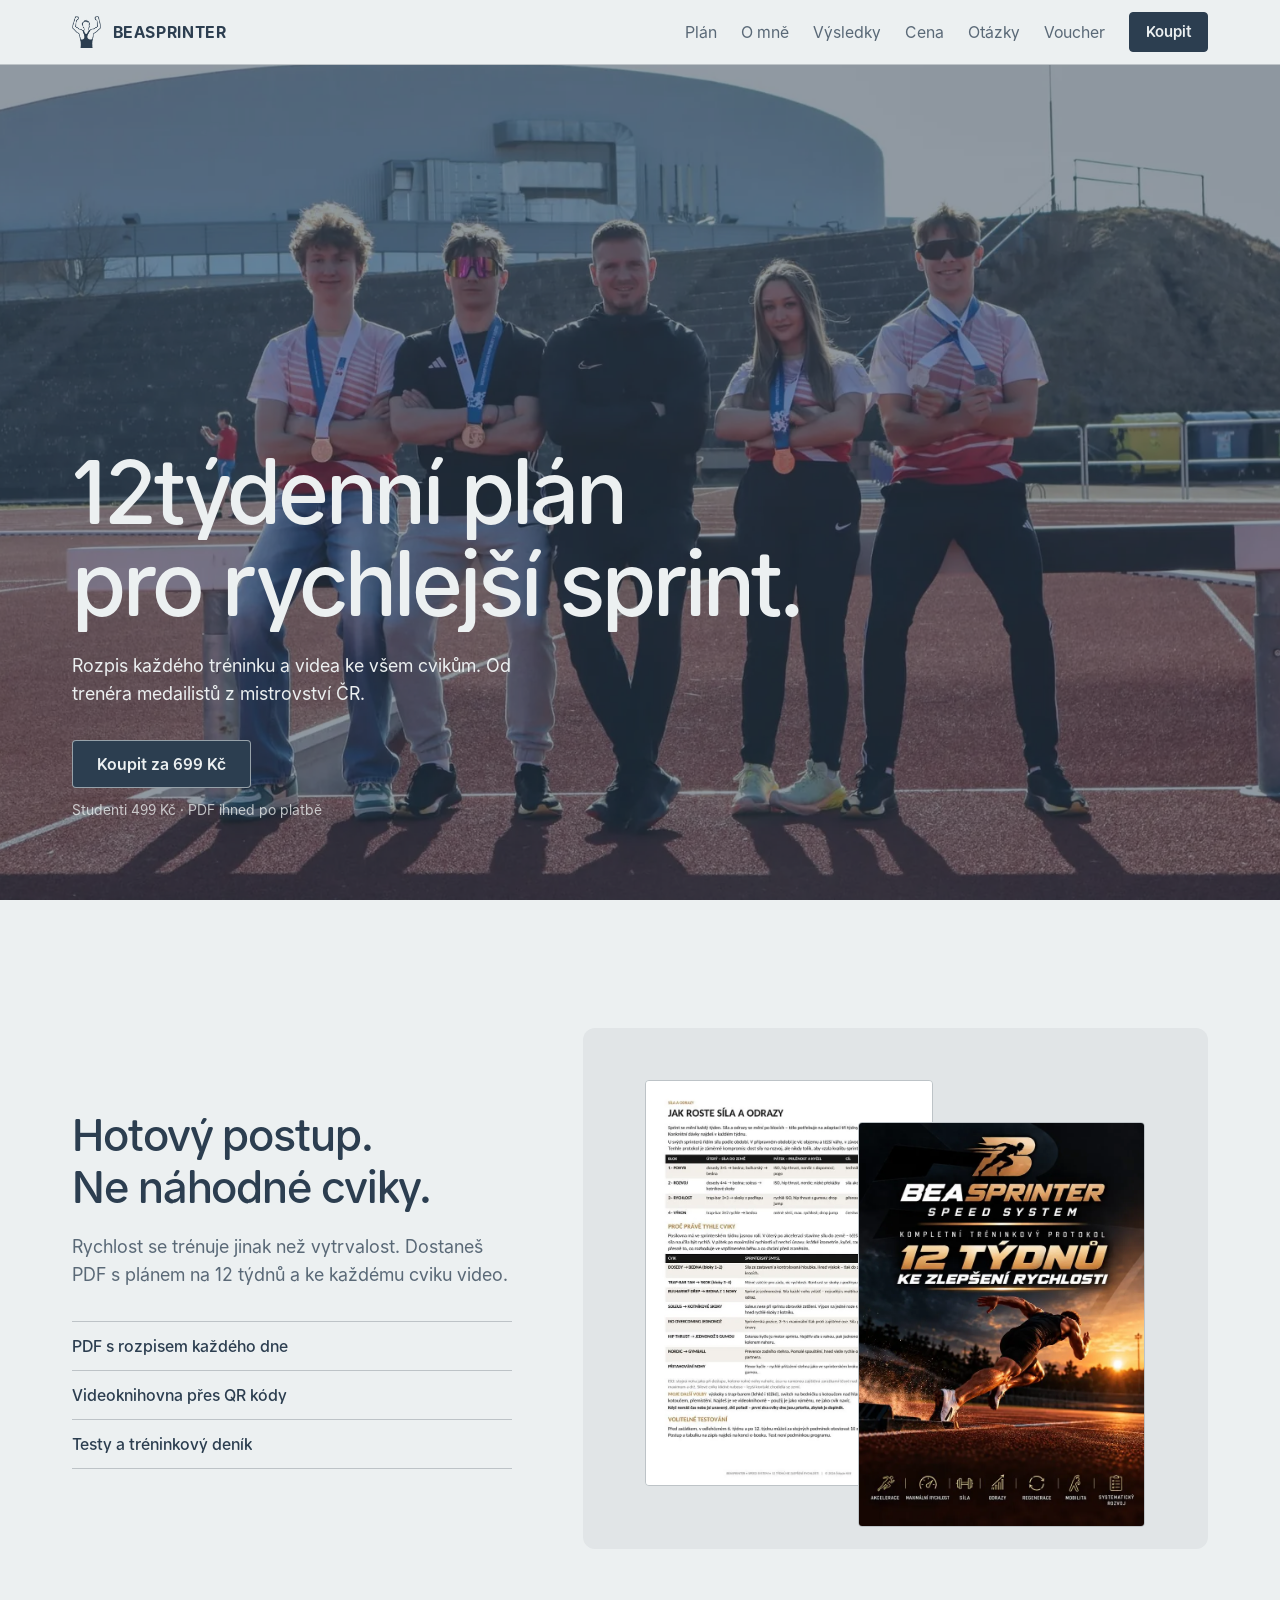
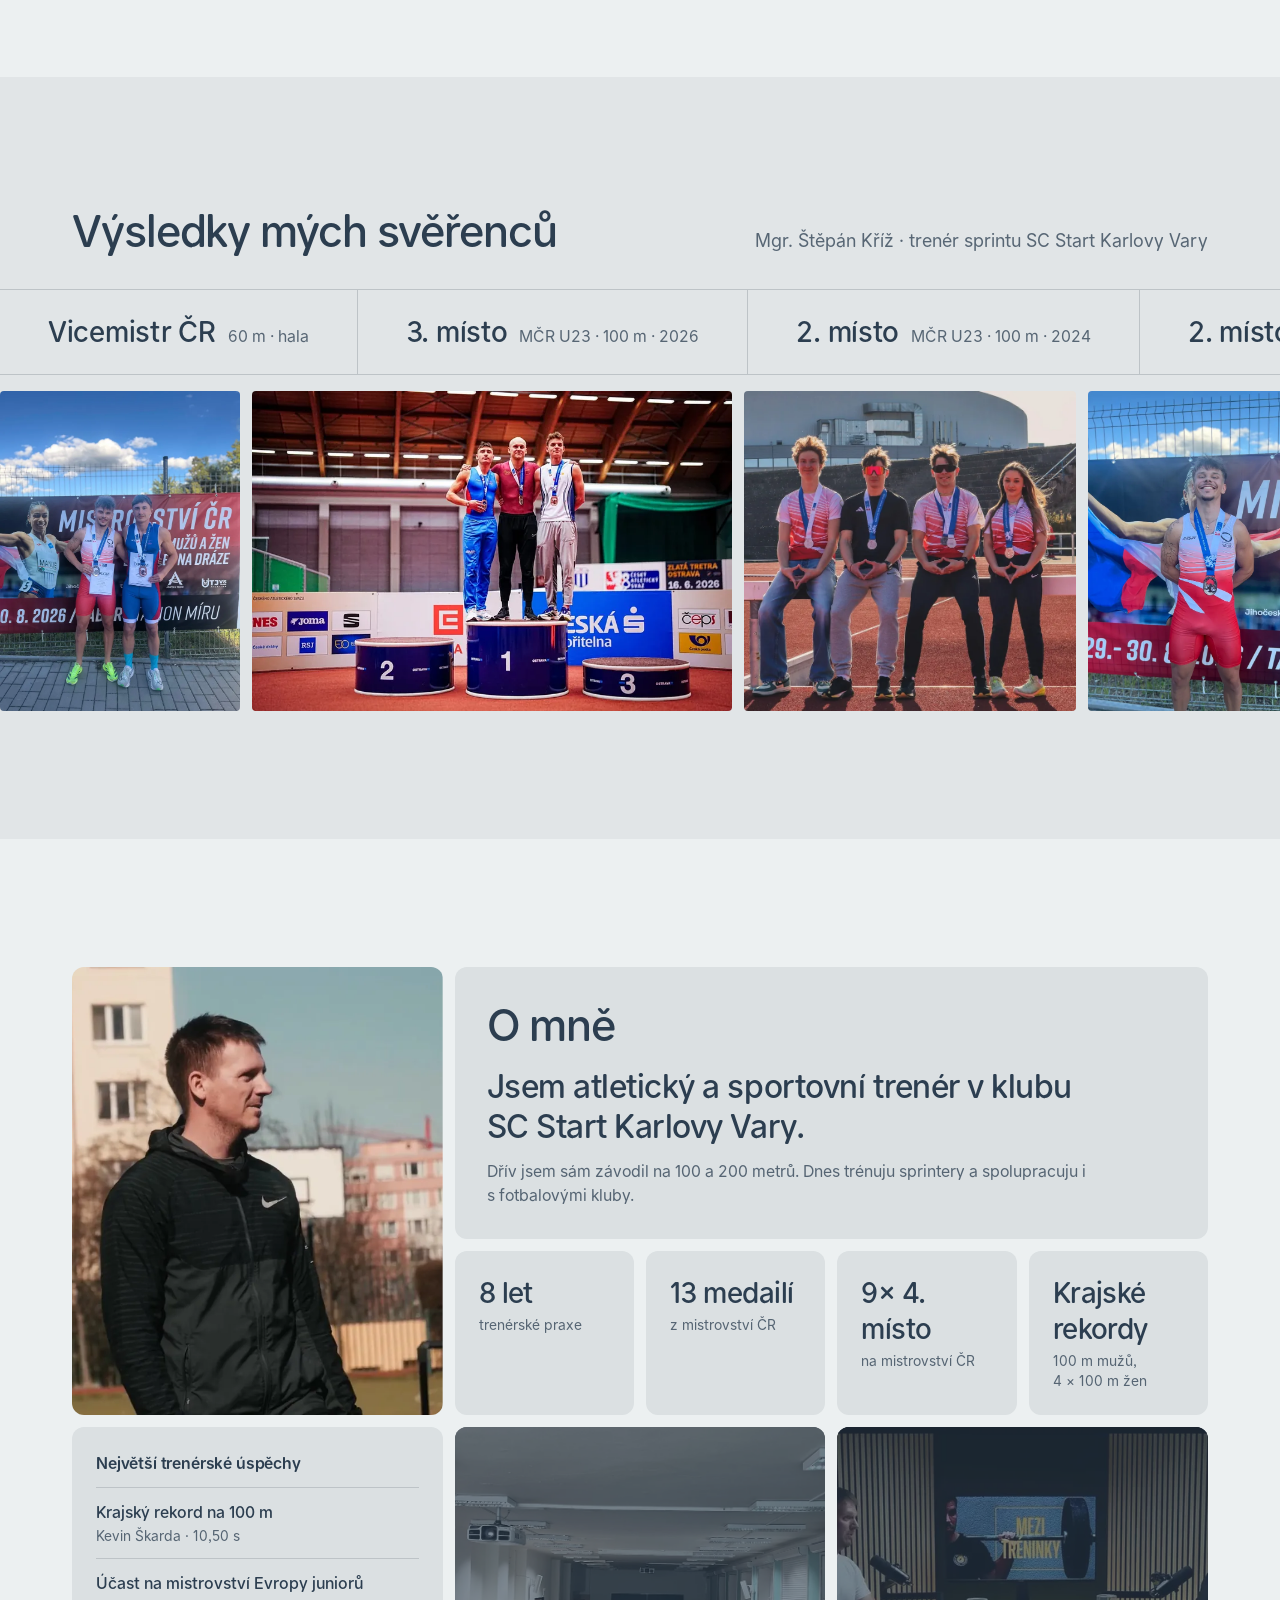
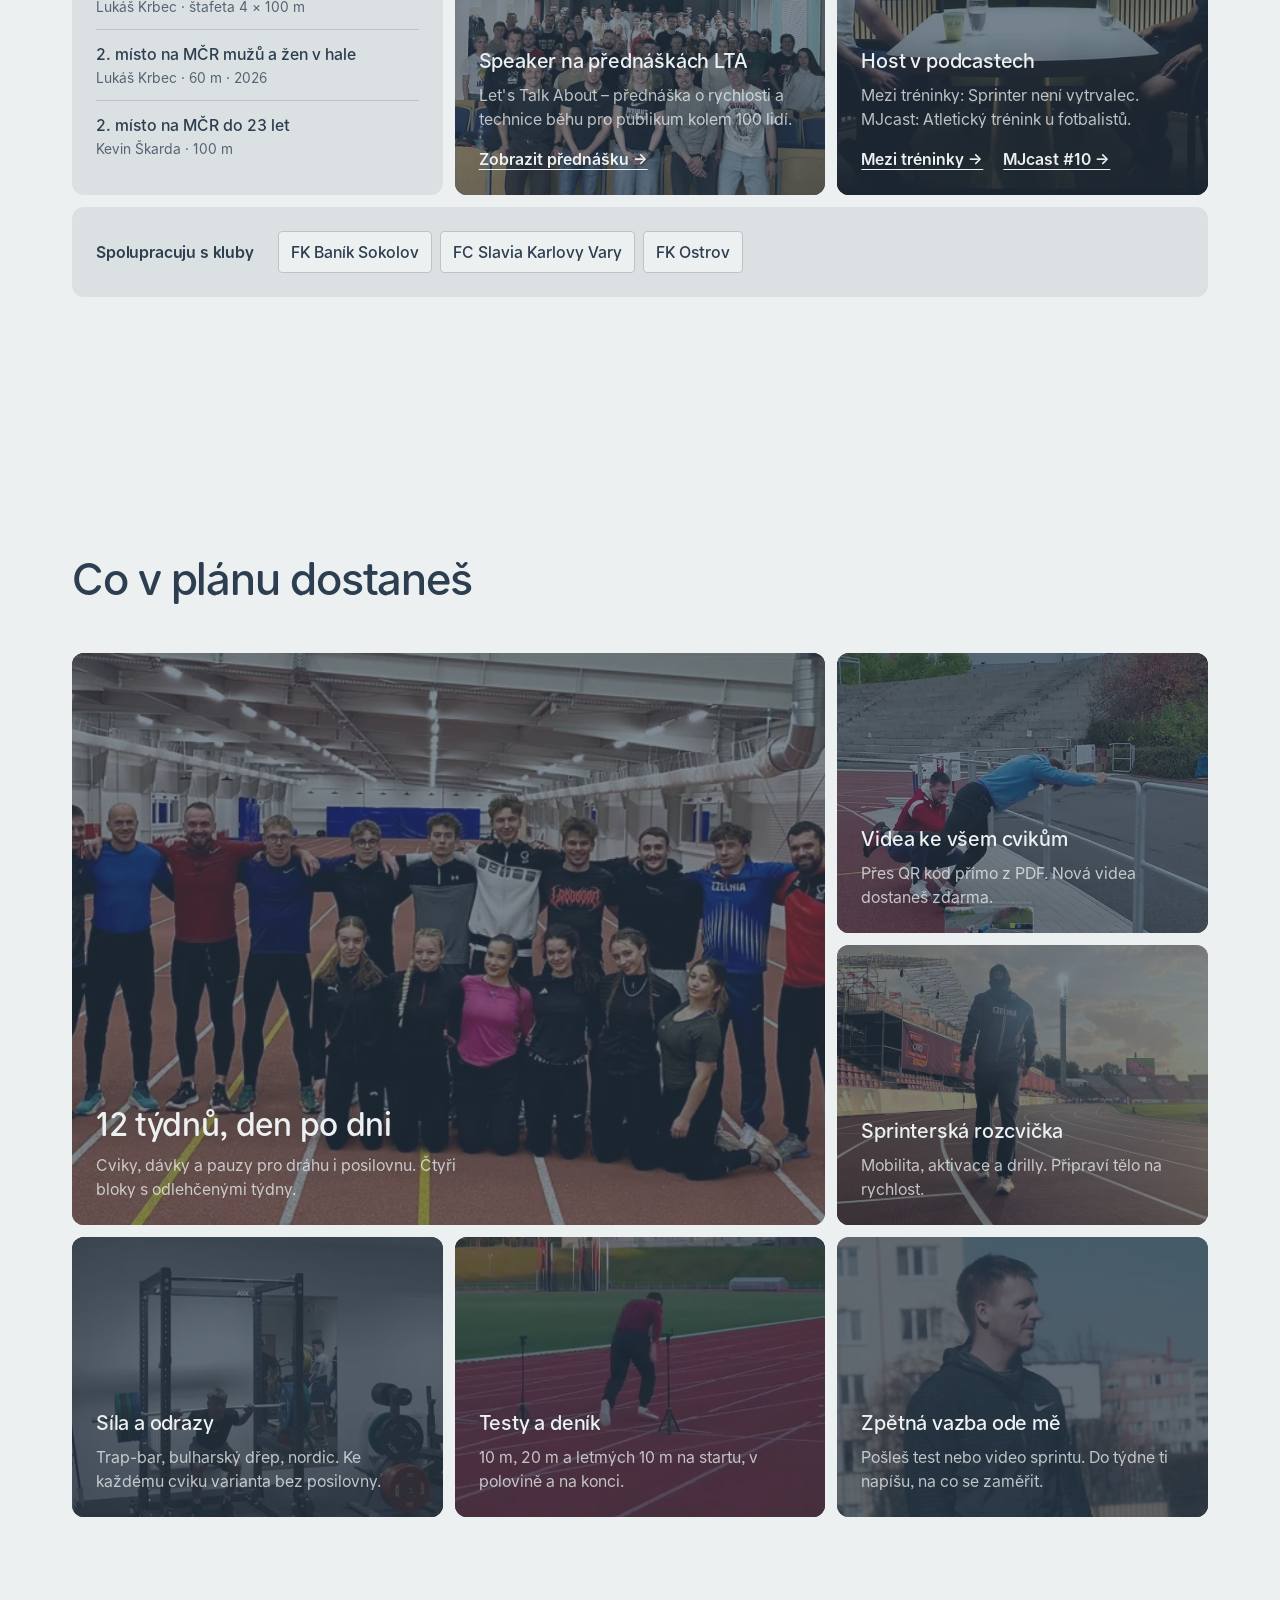
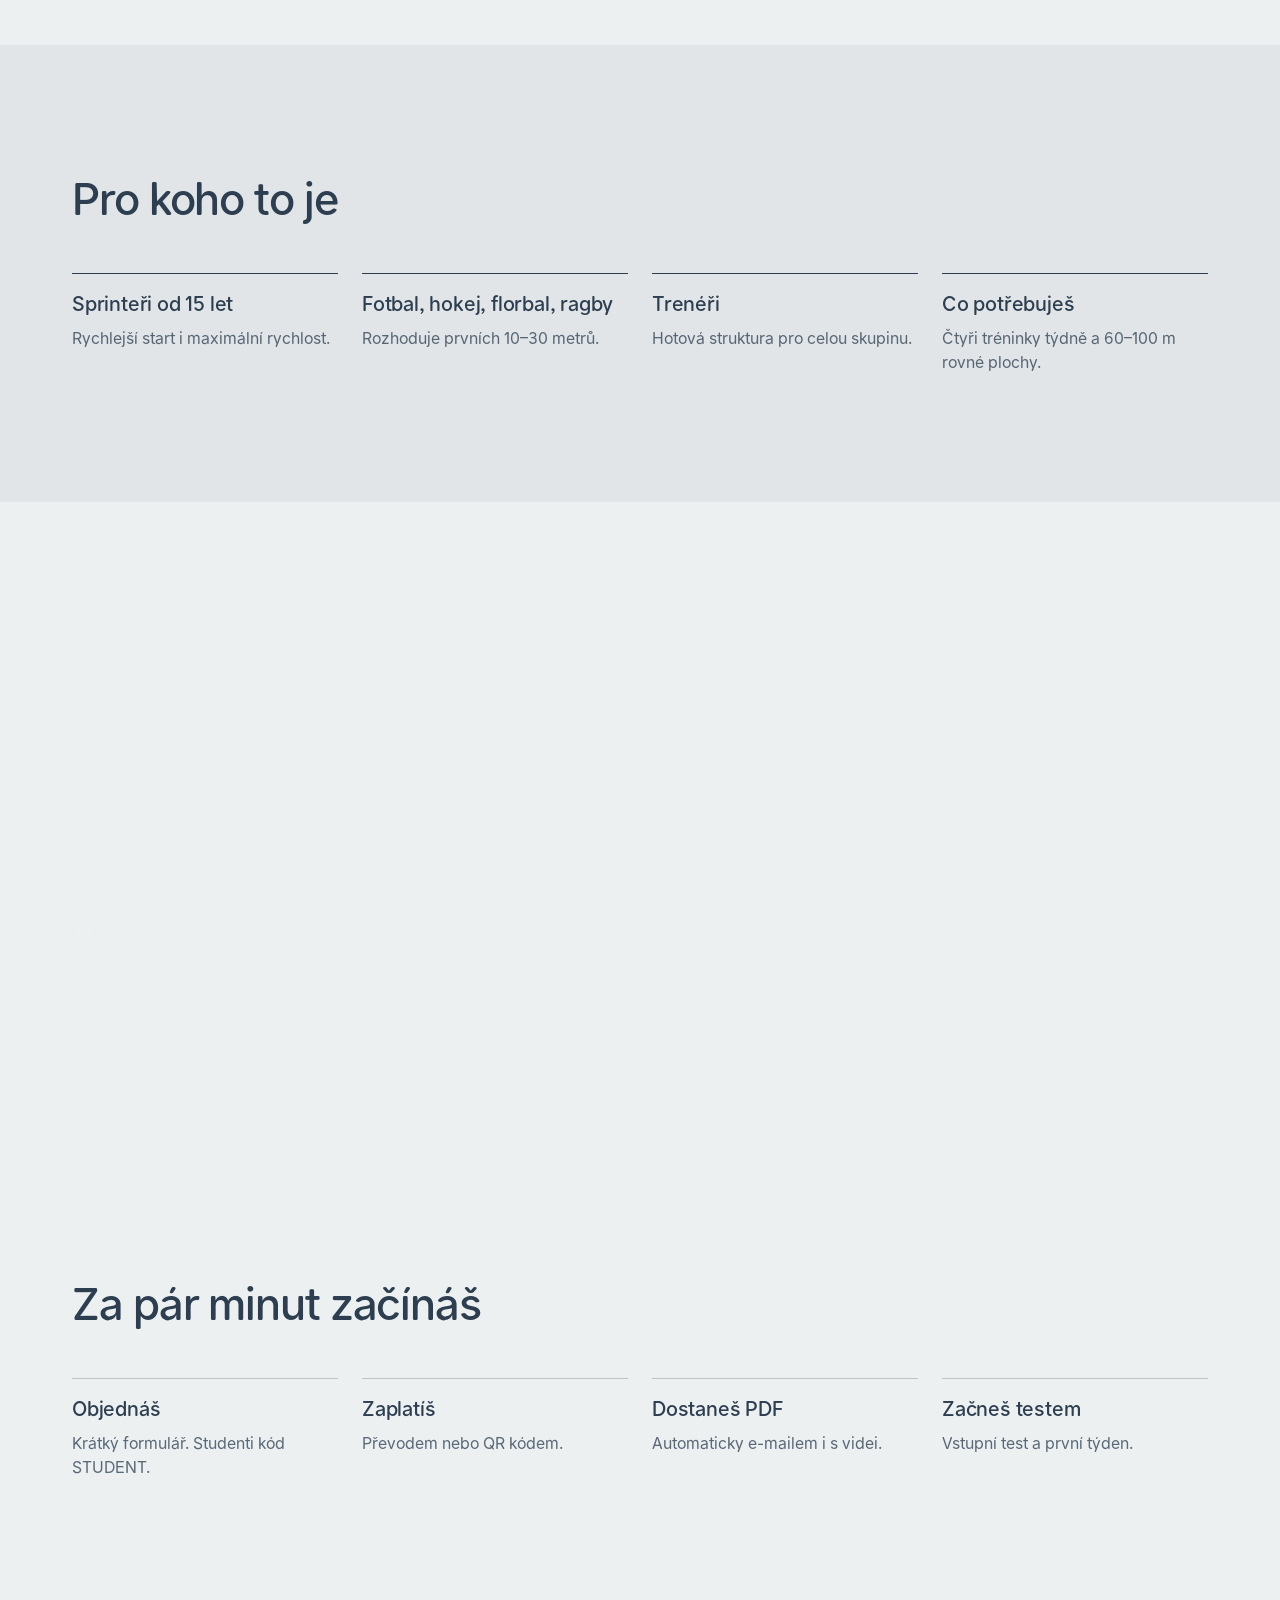
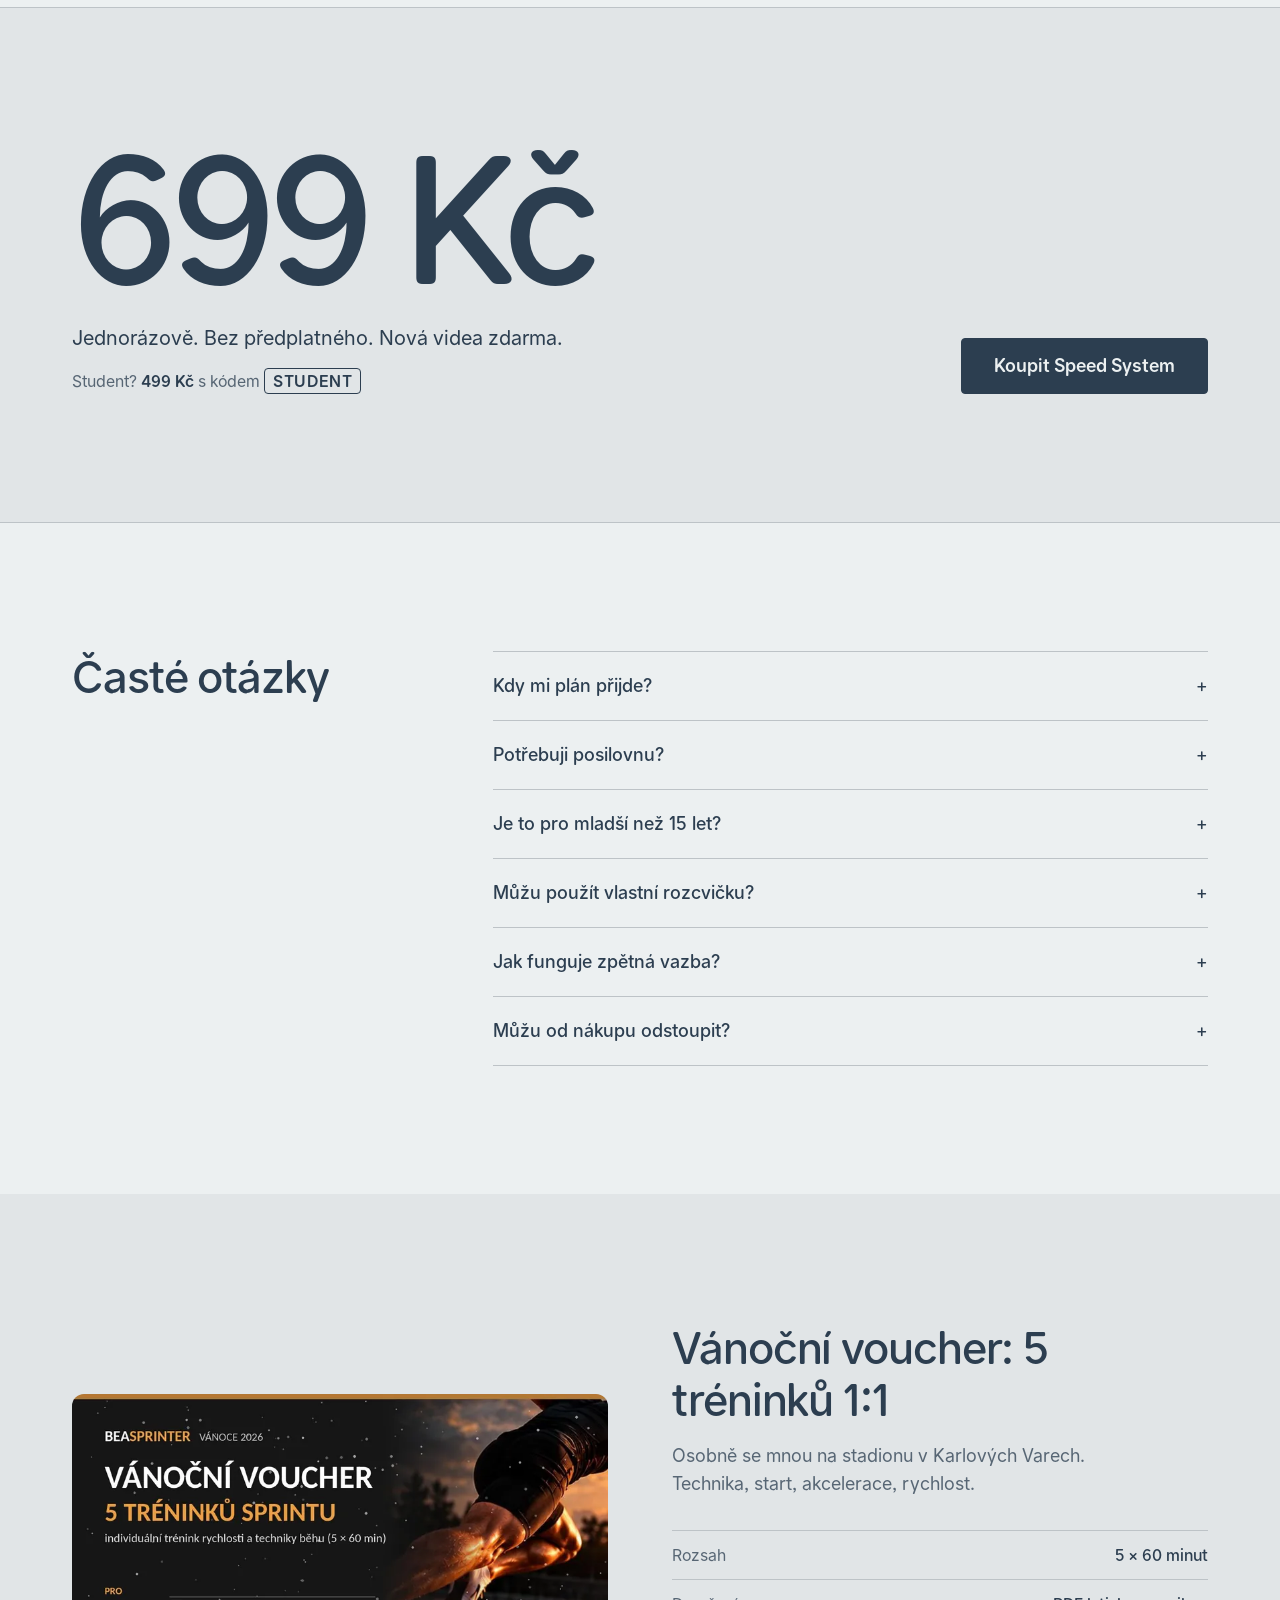
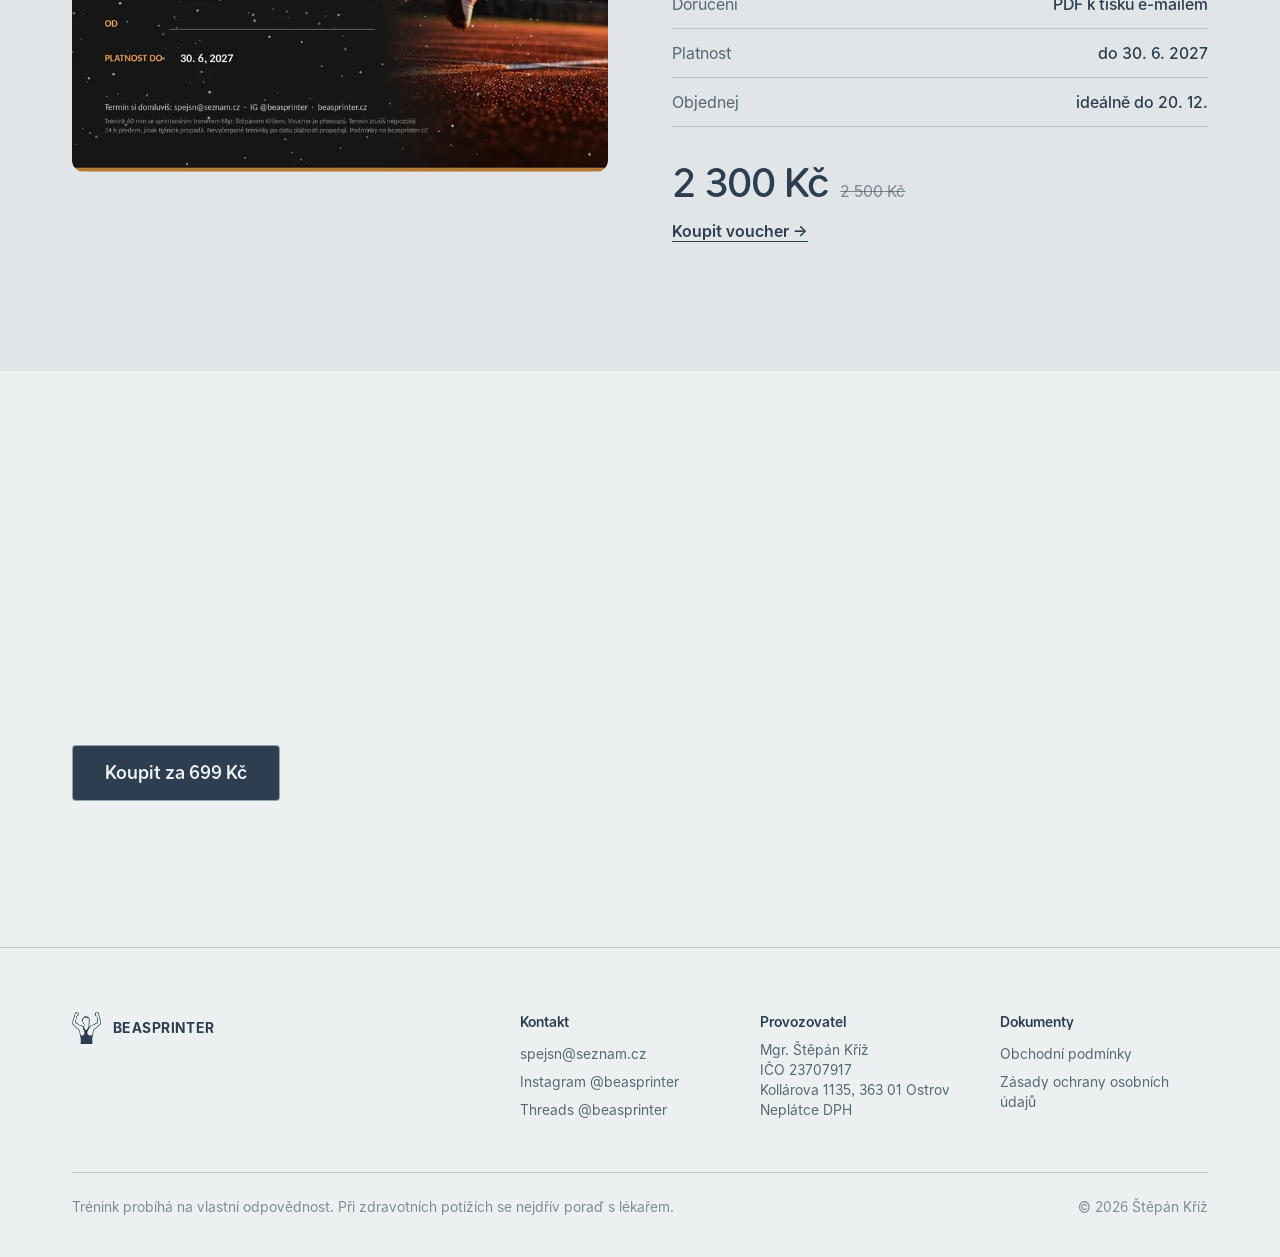
<file: index.html>
<!doctype html>
<html lang="cs" class="no-js">
<!-- Palette: Platinum Prestige (brandlic.studio "9 luxury color palettes", #4) -->
<head>
  <meta charset="utf-8">
  <meta name="viewport" content="width=device-width, initial-scale=1">
  <title>BEASPRINTER Speed System – 12týdenní plán sprinterského tréninku</title>
  <meta name="description" content="PDF s rozpisem tréninku na 12 týdnů, 21 videí cviků a testy na 10 m, 20 m a letmých 10 m. Sestavil Mgr. Štěpán Kříž, trenér sprintu SC Start Karlovy Vary. 699 Kč, studenti 499 Kč.">
  <meta name="theme-color" content="#ecf0f1">
  <meta property="og:title" content="BEASPRINTER Speed System – 12týdenní plán pro rychlejší sprint">
  <meta property="og:description" content="Rozpis každého tréninku na 12 týdnů, 21 videí cviků, testy a zpětná vazba od trenéra. 699 Kč.">
  <meta property="og:image" content="assets/img/team-coach.jpg">
  <meta property="og:type" content="website">
  <link rel="icon" type="image/png" href="assets/logo/favicon.png">
  <link rel="preload" href="assets/fonts/Allo-Regular.woff2" as="font" type="font/woff2" crossorigin>
  <link rel="preload" href="assets/fonts/Allo-Medium.woff2" as="font" type="font/woff2" crossorigin>
  <link rel="preload" as="image" href="assets/img/webp/team-coach-1600.webp" imagesrcset="assets/img/webp/team-coach-800.webp 800w, assets/img/webp/team-coach-1600.webp 1600w" imagesizes="100vw" fetchpriority="high">
  <link rel="stylesheet" href="assets/css/style.css">
  <script>document.documentElement.classList.replace('no-js', 'js');</script>
</head>
<body>

  <header class="nav">
    <div class="wrap nav__inner">
      <a class="brand" href="#top" aria-label="BEASPRINTER – na začátek stránky">
        <img src="assets/logo/logo.png" alt="" width="29" height="32">
        <span>BEASPRINTER</span>
      </a>
      <nav class="nav__links" id="menu" aria-label="Hlavní navigace">
        <a href="#plan">Plán</a>
        <a href="#o-mne">O mně</a>
        <a href="#vysledky">Výsledky</a>
        <a href="#cena">Cena</a>
        <a href="#faq">Otázky</a>
        <a href="#voucher">Voucher</a>
      </nav>
      <a class="btn btn--sm nav__buy" href="https://form.fapi.cz/?id=77cd6c57-8a3c-49f5-8ff0-04268990d74a">Koupit</a>
      <button class="nav__toggle" type="button" aria-expanded="false" aria-controls="menu" aria-label="Otevřít menu">
        <span class="nav__icon" aria-hidden="true"><i></i><i></i></span>
      </button>
    </div>
  </header>

  <main id="top">

    <!-- Hero: photo stays put, page scrolls over it -->
    <section class="window window--hero">
      <div class="window__bg" aria-hidden="true">
        <img fetchpriority="high" decoding="async" width="2048" height="1365" src="assets/img/webp/team-coach-1600.webp" srcset="assets/img/webp/team-coach-800.webp 800w, assets/img/webp/team-coach-1600.webp 1600w" sizes="100vw" alt="">
      </div>
      <div class="wrap hero">
        <h1 class="hero__title">
          <span class="line"><span>12týdenní plán</span></span>
          <span class="line"><span>pro rychlejší sprint.</span></span>
        </h1>
        <p class="hero__lead">Rozpis každého tréninku a videa ke všem cvikům. Od trenéra medailistů z mistrovství ČR.</p>
        <div class="hero__cta">
          <a class="btn" href="https://form.fapi.cz/?id=77cd6c57-8a3c-49f5-8ff0-04268990d74a">Koupit za 699&nbsp;Kč</a>
          <p class="small">Studenti 499&nbsp;Kč · PDF ihned po platbě</p>
        </div>
      </div>
    </section>

    <!-- Product preview -->
    <section class="panel product">
      <div class="wrap product__grid">
        <div class="product__text">
          <h2 class="reveal">Hotový postup.<br>Ne náhodné cviky.</h2>
          <p class="reveal">Rychlost se trénuje jinak než vytrvalost. Dostaneš PDF s plánem na 12 týdnů a ke každému cviku video.</p>
          <ul class="product__list" data-stagger>
            <li class="reveal">PDF s rozpisem každého dne</li>
            <li class="reveal">Videoknihovna přes QR kódy</li>
            <li class="reveal">Testy a tréninkový deník</li>
          </ul>
        </div>

        <div class="shots reveal">
          <img decoding="async" class="shots__page" src="assets/img/webp/plan-preview-700.webp" srcset="assets/img/webp/plan-preview-700.webp 700w" sizes="(max-width: 767px) 100vw, 50vw" alt="Ukázka stránky z plánu: Jak roste síla a odrazy" width="700" height="989" loading="lazy">
          <img decoding="async" class="shots__cover" src="assets/img/webp/plan-cover-680.webp" srcset="assets/img/webp/plan-cover-680.webp 680w" sizes="(max-width: 767px) 100vw, 50vw" alt="Obálka BEASPRINTER Speed System – 12 týdnů ke zlepšení rychlosti" width="680" height="961" loading="lazy">
        </div>
      </div>
    </section>

    <!-- Trust strip + photos -->
    <section class="panel panel--alt trust" id="vysledky">
      <div class="wrap">
        <div class="trust__head">
          <h2 class="trust__title reveal">Výsledky mých svěřenců</h2>
          <p class="trust__coach reveal">Mgr. Štěpán Kříž · trenér sprintu SC Start Karlovy Vary</p>
        </div>
      </div>

      <div class="ticker" aria-label="Výsledky svěřenců">
        <ul class="ticker__track">
          <li><strong>Vicemistr ČR</strong><span>60 m · hala</span></li>
          <li><strong>3. místo</strong><span>MČR U23 · 100 m · 2026</span></li>
          <li><strong>2. místo</strong><span>MČR U23 · 100 m · 2024</span></li>
          <li><strong>2. místo</strong><span>Halové MČR dorostu · 200 m · 2026</span></li>
          <li><strong>4. místo</strong><span>MČR dorostu · 100 m · 2026</span></li>
          <li aria-hidden="true"><strong>Vicemistr ČR</strong><span>60 m · hala</span></li>
          <li aria-hidden="true"><strong>3. místo</strong><span>MČR U23 · 100 m · 2026</span></li>
          <li aria-hidden="true"><strong>2. místo</strong><span>MČR U23 · 100 m · 2024</span></li>
          <li aria-hidden="true"><strong>2. místo</strong><span>Halové MČR dorostu · 200 m · 2026</span></li>
          <li aria-hidden="true"><strong>4. místo</strong><span>MČR dorostu · 100 m · 2026</span></li>
        </ul>
      </div>

      <div class="strip" aria-label="Fotografie svěřenců">
        <div class="strip__track">
          <img decoding="async" src="assets/img/webp/champs-duo-1200.webp" srcset="assets/img/webp/champs-duo-800.webp 800w, assets/img/webp/champs-duo-1200.webp 1200w" sizes="(max-width: 767px) 60vw, 30vw" alt="Svěřenci s medailemi na mistrovství ČR mužů a žen" width="1200" height="1600" loading="lazy">
          <img decoding="async" src="assets/img/webp/podium-1600.webp" srcset="assets/img/webp/podium-800.webp 800w, assets/img/webp/podium-1600.webp 1600w" sizes="(max-width: 767px) 60vw, 30vw" alt="Svěřenec na stupních vítězů, Zlatá tretra Ostrava" width="1600" height="1066" loading="lazy">
          <img decoding="async" src="assets/img/webp/medalists-1064.webp" srcset="assets/img/webp/medalists-800.webp 800w, assets/img/webp/medalists-1064.webp 1064w" sizes="(max-width: 767px) 60vw, 30vw" alt="Svěřenci s medailemi z mistrovství ČR" width="1064" height="1026" loading="lazy">
          <img decoding="async" src="assets/img/webp/champs-solo-1200.webp" srcset="assets/img/webp/champs-solo-800.webp 800w, assets/img/webp/champs-solo-1200.webp 1200w" sizes="(max-width: 767px) 60vw, 30vw" alt="Sprinter s medailí na mistrovství ČR v Táboře" width="1200" height="1600" loading="lazy">
          <img decoding="async" src="assets/img/webp/group-indoor-1600.webp" srcset="assets/img/webp/group-indoor-800.webp 800w, assets/img/webp/group-indoor-1600.webp 1600w" sizes="(max-width: 767px) 60vw, 30vw" alt="Tréninková skupina v hale" width="1600" height="900" loading="lazy">
          <img decoding="async" src="assets/img/webp/diploma-1134.webp" srcset="assets/img/webp/diploma-800.webp 800w, assets/img/webp/diploma-1134.webp 1134w" sizes="(max-width: 767px) 60vw, 30vw" alt="Sprinter s diplomem za 3. místo na 100 m" width="1134" height="2016" loading="lazy">
          <img decoding="async" src="assets/img/webp/jsematlet-1600.webp" srcset="assets/img/webp/jsematlet-800.webp 800w, assets/img/webp/jsematlet-1600.webp 1600w" sizes="(max-width: 767px) 60vw, 30vw" alt="Trenér se svěřenci na závodech" width="1600" height="1600" loading="lazy">
          <img decoding="async" src="assets/img/webp/czechia-duo-900.webp" srcset="assets/img/webp/czechia-duo-800.webp 800w, assets/img/webp/czechia-duo-900.webp 900w" sizes="(max-width: 767px) 60vw, 30vw" alt="Dva sprinteři v reprezentačních dresech" width="900" height="1600" loading="lazy">
          <img decoding="async" src="assets/img/webp/duo-1080.webp" srcset="assets/img/webp/duo-800.webp 800w, assets/img/webp/duo-1080.webp 1080w" sizes="(max-width: 767px) 60vw, 30vw" alt="Dva sprinteři s medailemi" width="1080" height="1341" loading="lazy">
          <img decoding="async" src="assets/img/webp/champs-duo-1200.webp" srcset="assets/img/webp/champs-duo-800.webp 800w, assets/img/webp/champs-duo-1200.webp 1200w" sizes="(max-width: 767px) 60vw, 30vw" alt="" aria-hidden="true" width="1200" height="1600" loading="lazy">
          <img decoding="async" src="assets/img/webp/podium-1600.webp" srcset="assets/img/webp/podium-800.webp 800w, assets/img/webp/podium-1600.webp 1600w" sizes="(max-width: 767px) 60vw, 30vw" alt="" aria-hidden="true" width="1600" height="1066" loading="lazy">
          <img decoding="async" src="assets/img/webp/medalists-1064.webp" srcset="assets/img/webp/medalists-800.webp 800w, assets/img/webp/medalists-1064.webp 1064w" sizes="(max-width: 767px) 60vw, 30vw" alt="" aria-hidden="true" width="1064" height="1026" loading="lazy">
          <img decoding="async" src="assets/img/webp/champs-solo-1200.webp" srcset="assets/img/webp/champs-solo-800.webp 800w, assets/img/webp/champs-solo-1200.webp 1200w" sizes="(max-width: 767px) 60vw, 30vw" alt="" aria-hidden="true" width="1200" height="1600" loading="lazy">
          <img decoding="async" src="assets/img/webp/group-indoor-1600.webp" srcset="assets/img/webp/group-indoor-800.webp 800w, assets/img/webp/group-indoor-1600.webp 1600w" sizes="(max-width: 767px) 60vw, 30vw" alt="" aria-hidden="true" width="1600" height="900" loading="lazy">
          <img decoding="async" src="assets/img/webp/diploma-1134.webp" srcset="assets/img/webp/diploma-800.webp 800w, assets/img/webp/diploma-1134.webp 1134w" sizes="(max-width: 767px) 60vw, 30vw" alt="" aria-hidden="true" width="1134" height="2016" loading="lazy">
          <img decoding="async" src="assets/img/webp/jsematlet-1600.webp" srcset="assets/img/webp/jsematlet-800.webp 800w, assets/img/webp/jsematlet-1600.webp 1600w" sizes="(max-width: 767px) 60vw, 30vw" alt="" aria-hidden="true" width="1600" height="1600" loading="lazy">
          <img decoding="async" src="assets/img/webp/czechia-duo-900.webp" srcset="assets/img/webp/czechia-duo-800.webp 800w, assets/img/webp/czechia-duo-900.webp 900w" sizes="(max-width: 767px) 60vw, 30vw" alt="" aria-hidden="true" width="900" height="1600" loading="lazy">
          <img decoding="async" src="assets/img/webp/duo-1080.webp" srcset="assets/img/webp/duo-800.webp 800w, assets/img/webp/duo-1080.webp 1080w" sizes="(max-width: 767px) 60vw, 30vw" alt="" aria-hidden="true" width="1080" height="1341" loading="lazy">
        </div>
      </div>
    </section>

    <!-- About -->
    <section class="panel about" id="o-mne">
      <div class="wrap">
        <div class="ab">
          <figure class="ab__photo reveal-img">
            <img decoding="async" src="assets/img/webp/coach-987.webp" srcset="assets/img/webp/coach-800.webp 800w, assets/img/webp/coach-987.webp 987w" sizes="(max-width: 767px) 100vw, 50vw" alt="Mgr. Štěpán Kříž" width="987" height="966" loading="lazy">
          </figure>

          <div class="ab__card ab__intro reveal">
            <h2>O mně</h2>
            <p class="ab__lead">Jsem atletický a sportovní trenér v klubu SC Start Karlovy Vary.</p>
            <p>Dřív jsem sám závodil na 100 a 200 metrů. Dnes trénuju sprintery a spolupracuju i s fotbalovými kluby.</p>
          </div>

          <dl class="ab__facts" data-stagger>
            <div class="ab__card reveal"><dt>8 let</dt><dd>trenérské praxe</dd></div>
            <div class="ab__card reveal"><dt>13 medailí</dt><dd>z mistrovství ČR</dd></div>
            <div class="ab__card reveal"><dt>9× 4. místo</dt><dd>na mistrovství ČR</dd></div>
            <div class="ab__card reveal"><dt>Krajské rekordy</dt><dd>100 m mužů, 4&nbsp;×&nbsp;100 m žen</dd></div>
          </dl>

          <div class="ab__card ab__wins reveal">
            <h3>Největší trenérské úspěchy</h3>
            <ul>
              <li><strong>Krajský rekord na 100 m</strong><span>Kevin Škarda · 10,50&nbsp;s</span></li>
              <li><strong>Účast na mistrovství Evropy juniorů</strong><span>Lukáš Krbec · štafeta 4&nbsp;×&nbsp;100 m</span></li>
              <li><strong>2. místo na MČR mužů a žen v hale</strong><span>Lukáš Krbec · 60 m · 2026</span></li>
              <li><strong>2. místo na MČR do 23 let</strong><span>Kevin Škarda · 100 m</span></li>
            </ul>
          </div>

          <div class="ab__media">
          <article class="tile ab__lecture reveal">
            <img decoding="async" width="1200" height="1600" class="tile__img" src="assets/img/webp/lecture-audience-1200.webp" srcset="assets/img/webp/lecture-audience-800.webp 800w, assets/img/webp/lecture-audience-1200.webp 1200w" sizes="(max-width: 767px) 84vw, 50vw" alt="" loading="lazy" style="object-position: 50% 70%">
            <div class="tile__text">
              <h3>Speaker na přednáškách LTA</h3>
              <p>Let's Talk About – přednáška o rychlosti a technice běhu pro publikum kolem 100 lidí.</p>
              <a class="link tile__link" href="https://www.instagram.com/p/DWeb8KTDBiz/" target="_blank" rel="noopener">Zobrazit přednášku -></a>
            </div>
          </article>

          <article class="tile ab__podcast reveal">
            <video class="tile__img" autoplay muted loop playsinline preload="metadata" poster="assets/img/webp/podcast-poster-800.webp" aria-hidden="true">
              <source src="assets/video/podcast.mp4" type="video/mp4">
            </video>
            <div class="tile__text">
              <h3>Host v podcastech</h3>
              <p>Mezi tréninky: Sprinter není vytrvalec. MJcast: Atletický trénink u fotbalistů.</p>
              <div class="tile__links">
                <a class="link" href="https://creators.spotify.com/pod/profile/mezi-treninky/episodes/09-tpn-K-Sprinter-nen-vytrvalec--Jak-trnovat-rychlost-v-atletice-i-fotbale-e38bhfd" target="_blank" rel="noopener">Mezi tréninky -></a>
                <a class="link" href="https://music.youtube.com/podcast/IshIWQqdstE" target="_blank" rel="noopener">MJcast #10 -></a>
              </div>
            </div>
          </article>

          </div>

          <div class="ab__card ab__clubs reveal">
            <h3>Spolupracuju s kluby</h3>
            <ul>
              <li>FK Baník Sokolov</li>
              <li>FC Slavia Karlovy Vary</li>
              <li>FK Ostrov</li>
            </ul>
          </div>
        </div>
      </div>
    </section>

    <!-- Bento: what you get -->
    <section class="panel" id="plan">
      <div class="wrap">
        <h2 class="reveal">Co v plánu dostaneš</h2>
        <div class="bento" data-stagger>
          <article class="tile tile--hero reveal">
            <div class="tile__text">
              <h3>12 týdnů, den po dni</h3>
              <p>Cviky, dávky a pauzy pro dráhu i posilovnu. Čtyři bloky s odlehčenými týdny.</p>
            </div>
            <img decoding="async" width="1600" height="900" class="tile__img" src="assets/img/webp/group-indoor-1600.webp" srcset="assets/img/webp/group-indoor-800.webp 800w, assets/img/webp/group-indoor-1600.webp 1600w" sizes="(max-width: 767px) 84vw, 50vw" alt="" loading="lazy">
          </article>
          <article class="tile reveal">
            <div class="tile__text">
              <h3>Videa ke všem cvikům</h3>
              <p>Přes QR kód přímo z PDF. Nová videa dostaneš zdarma.</p>
            </div>
            <video class="tile__img" autoplay muted loop playsinline preload="metadata" poster="assets/img/webp/drill-poster-800.webp" aria-hidden="true"><source src="assets/video/drill.mp4" type="video/mp4"></video>
          </article>
          <article class="tile reveal">
            <div class="tile__text">
              <h3>Sprinterská rozcvička</h3>
              <p>Mobilita, aktivace a drilly. Připraví tělo na rychlost.</p>
            </div>
            <img decoding="async" width="1200" height="1600" class="tile__img" src="assets/img/webp/about-track-1200.webp" srcset="assets/img/webp/about-track-800.webp 800w, assets/img/webp/about-track-1200.webp 1200w" sizes="(max-width: 767px) 84vw, 50vw" alt="" loading="lazy" style="object-position: 50% 55%">
          </article>
          <article class="tile reveal">
            <div class="tile__text">
              <h3>Síla a odrazy</h3>
              <p>Trap-bar, bulharský dřep, nordic. Ke každému cviku varianta bez posilovny.</p>
            </div>
            <img decoding="async" width="672" height="647" class="tile__img" src="assets/img/webp/sila-672.webp" srcset="assets/img/webp/sila-672.webp 672w" sizes="(max-width: 767px) 84vw, 50vw" alt="" loading="lazy">
          </article>
          <article class="tile reveal">
            <div class="tile__text">
              <h3>Testy a deník</h3>
              <p>10 m, 20 m a letmých 10 m na startu, v polovině a na konci.</p>
            </div>
            <video class="tile__img" autoplay muted loop playsinline preload="metadata" poster="assets/img/webp/testy-poster-576.webp" aria-hidden="true"><source src="assets/video/testy.mp4" type="video/mp4"></video>
          </article>
          <article class="tile tile--dark reveal">
            <div class="tile__text">
              <h3>Zpětná vazba ode mě</h3>
              <p>Pošleš test nebo video sprintu. Do týdne ti napíšu, na co se zaměřit.</p>
            </div>
            <img decoding="async" width="987" height="966" class="tile__img" src="assets/img/webp/coach-987.webp" srcset="assets/img/webp/coach-800.webp 800w, assets/img/webp/coach-987.webp 987w" sizes="(max-width: 767px) 84vw, 50vw" alt="" loading="lazy" style="object-position: 60% 25%">
          </article>
        </div>
      </div>
    </section>

    <!-- Who it's for -->
    <section class="panel panel--alt" id="pro-koho">
      <div class="wrap">
        <h2 class="reveal">Pro koho to je</h2>
        <ul class="fit" data-stagger>
          <li class="reveal"><h3>Sprinteři od 15 let</h3><p>Rychlejší start i maximální rychlost.</p></li>
          <li class="reveal"><h3>Fotbal, hokej, florbal, ragby</h3><p>Rozhoduje prvních 10–30 metrů.</p></li>
          <li class="reveal"><h3>Trenéři</h3><p>Hotová struktura pro celou skupinu.</p></li>
          <li class="reveal"><h3>Co potřebuješ</h3><p>Čtyři tréninky týdně a 60–100 m rovné plochy.</p></li>
        </ul>
      </div>
    </section>

    <!-- Quote window -->
    <section class="window window--quote">
      <div class="window__bg" aria-hidden="true">
        <img decoding="async" width="2016" height="1134" src="assets/img/webp/group-1600.webp" srcset="assets/img/webp/group-800.webp 800w, assets/img/webp/group-1600.webp 1600w" sizes="(max-width: 767px) 100vw, 50vw" alt="" loading="lazy">
      </div>
      <div class="wrap quote">
        <blockquote class="reveal">
          <p>„Nechci, abys jen plnil tabulku. Chci, abys věděl, proč danou věc děláš.“</p>
          <footer>Štěpán Kříž</footer>
        </blockquote>
      </div>
    </section>

    <!-- Steps -->
    <section class="panel" id="postup">
      <div class="wrap">
        <h2 class="reveal">Za pár minut začínáš</h2>
        <ol class="steps" data-stagger>
          <li class="reveal"><h3>Objednáš</h3><p>Krátký formulář. Studenti kód STUDENT.</p></li>
          <li class="reveal"><h3>Zaplatíš</h3><p>Převodem nebo QR kódem.</p></li>
          <li class="reveal"><h3>Dostaneš PDF</h3><p>Automaticky e-mailem i s videi.</p></li>
          <li class="reveal"><h3>Začneš testem</h3><p>Vstupní test a první týden.</p></li>
        </ol>
      </div>
    </section>

    <!-- Price -->
    <section class="price" id="cena">
      <div class="wrap price__grid">
        <div>
          <p class="price__amount reveal">699&nbsp;Kč</p>
          <p class="price__note reveal">Jednorázově. Bez předplatného. Nová videa zdarma.</p>
          <p class="price__student reveal">Student? <strong>499&nbsp;Kč</strong> s kódem <button class="code" type="button" data-copy="STUDENT" aria-label="Zkopírovat kód STUDENT">STUDENT</button><span class="code__status" aria-live="polite"></span></p>
        </div>
        <div class="reveal">
          <a class="btn btn--lg" href="https://form.fapi.cz/?id=77cd6c57-8a3c-49f5-8ff0-04268990d74a">Koupit Speed System</a>
        </div>
      </div>
    </section>

    <!-- FAQ -->
    <section class="panel" id="faq">
      <div class="wrap faq">
        <h2 class="reveal">Časté otázky</h2>
        <div class="faq__list" data-stagger>
          <details class="reveal">
            <summary>Kdy mi plán přijde?</summary>
            <div class="faq__body"><p>Automaticky po připsání platby – při QR platbě obvykle do pár minut, z jiné banky nejpozději do 1 pracovního dne. Mrkni i do spamu.</p></div>
          </details>
          <details class="reveal">
            <summary>Potřebuji posilovnu?</summary>
            <div class="faq__body"><p>Ideálně ano, ale ke každému cviku je varianta se základním vybavením nebo vlastní vahou.</p></div>
          </details>
          <details class="reveal">
            <summary>Je to pro mladší než 15 let?</summary>
            <div class="faq__body"><p>Jen pod dohledem trenéra a s upravenou silovou částí – v PDF je k tomu samostatná kapitola.</p></div>
          </details>
          <details class="reveal">
            <summary>Můžu použít vlastní rozcvičku?</summary>
            <div class="faq__body"><p>Ano, ale doporučuji tu z plánu – rozcvička na sprint je jiná než běžné rozběhání.</p></div>
          </details>
          <details class="reveal">
            <summary>Jak funguje zpětná vazba?</summary>
            <div class="faq__body"><p>Během 12 týdnů mi pošleš výsledky testu nebo krátké video sprintu. Do 7 dnů ti písemně odpovím.</p></div>
          </details>
          <details class="reveal">
            <summary>Můžu od nákupu odstoupit?</summary>
            <div class="faq__body"><p>Jde o digitální obsah dodaný ihned, proto právo na odstoupení zaniká. Podrobnosti v obchodních podmínkách.</p></div>
          </details>
        </div>
      </div>
    </section>

    <!-- Voucher -->
    <section class="panel panel--alt" id="voucher">
      <div class="wrap voucher">
        <figure class="voucher__photo voucher__photo--card reveal-img">
          <img decoding="async" src="assets/img/webp/voucher-1240.webp" srcset="assets/img/webp/voucher-800.webp 800w, assets/img/webp/voucher-1240.webp 1240w" sizes="(max-width: 767px) 100vw, 50vw" alt="Vánoční voucher BEASPRINTER – 5 tréninků sprintu, platnost do 30. 6. 2027" width="1240" height="874" loading="lazy">
        </figure>
        <div>
          <h2 class="reveal">Vánoční voucher: 5 tréninků 1:1</h2>
          <p class="voucher__lead reveal">Osobně se mnou na stadionu v Karlových Varech. Technika, start, akcelerace, rychlost.</p>
          <dl class="specs" data-stagger>
            <div class="reveal"><dt>Rozsah</dt><dd>5&nbsp;×&nbsp;60 minut</dd></div>
            <div class="reveal"><dt>Doručení</dt><dd>PDF k tisku e-mailem</dd></div>
            <div class="reveal"><dt>Platnost</dt><dd>do 30. 6. 2027</dd></div>
            <div class="reveal"><dt>Objednej</dt><dd>ideálně do 20. 12.</dd></div>
          </dl>
          <p class="voucher__price reveal"><strong>2&nbsp;300&nbsp;Kč</strong> <span>2&nbsp;500&nbsp;Kč</span></p>
          <a class="link reveal" href="https://form.fapi.cz/?id=88e496d3-07eb-457e-97bc-72cf33741f7c">Koupit voucher -></a>
        </div>
      </div>
    </section>

    <!-- Closing CTA band -->
    <section class="window window--cta">
      <div class="window__bg" aria-hidden="true">
        <img decoding="async" width="1064" height="1026" src="assets/img/webp/medalists-1064.webp" srcset="assets/img/webp/medalists-800.webp 800w, assets/img/webp/medalists-1064.webp 1064w" sizes="(max-width: 767px) 100vw, 50vw" alt="" loading="lazy">
      </div>
      <div class="wrap cta">
        <h2 class="reveal">Začni s prvním týdnem ještě dnes.</h2>
        <p class="reveal">PDF a videa máš v e-mailu pár minut po platbě.</p>
        <div class="cta__actions reveal">
          <a class="btn btn--lg" href="https://form.fapi.cz/?id=77cd6c57-8a3c-49f5-8ff0-04268990d74a">Koupit za 699&nbsp;Kč</a>
          <span class="small">Studenti 499&nbsp;Kč s kódem STUDENT</span>
        </div>
      </div>
    </section>
  </main>

  <footer class="footer">
    <div class="wrap footer__grid">
      <div>
        <a class="brand" href="#top" aria-label="BEASPRINTER – na začátek stránky">
          <img src="assets/logo/logo.png" alt="" width="29" height="32">
          <span>BEASPRINTER</span>
        </a>
      </div>
      <div>
        <h4>Kontakt</h4>
        <a href="mailto:spejsn@seznam.cz">spejsn@seznam.cz</a>
        <a href="https://www.instagram.com/beasprinter/" target="_blank" rel="noopener">Instagram @beasprinter</a>
        <a href="https://www.threads.net/@beasprinter" target="_blank" rel="noopener">Threads @beasprinter</a>
      </div>
      <div>
        <h4>Provozovatel</h4>
        <p>Mgr. Štěpán Kříž<br>IČO 23707917<br>Kollárova 1135, 363 01 Ostrov<br>Neplátce DPH</p>
      </div>
      <div>
        <h4>Dokumenty</h4>
        <a href="obchodni-podminky.html">Obchodní podmínky</a>
        <a href="ochrana-osobnich-udaju.html">Zásady ochrany osobních údajů</a>
      </div>
    </div>
    <div class="wrap">
      <div class="footer__bottom">
        <p>Trénink probíhá na vlastní odpovědnost. Při zdravotních potížích se nejdřív poraď s lékařem.</p>
        <p>© 2026 Štěpán Kříž</p>
      </div>
    </div>
  </footer>

  <script src="assets/js/main.js" defer></script>
</body>
</html>
</file>
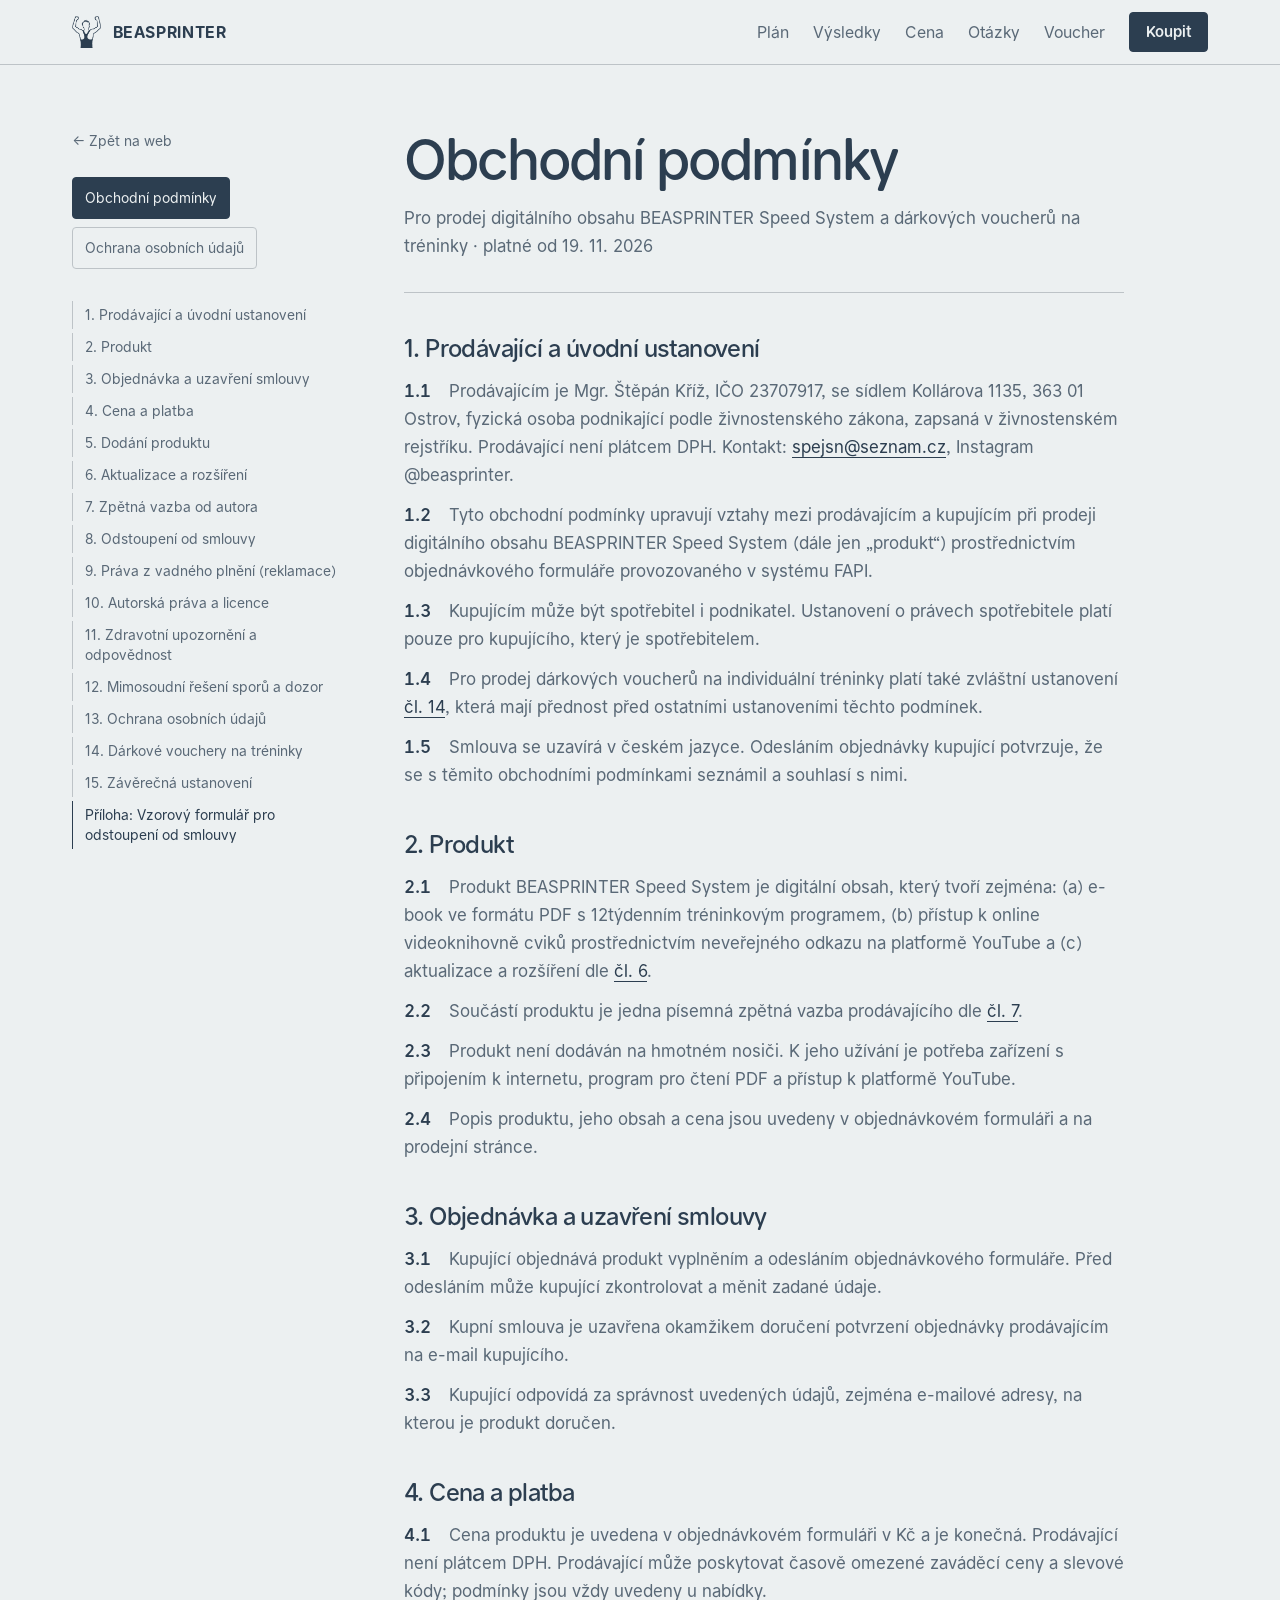
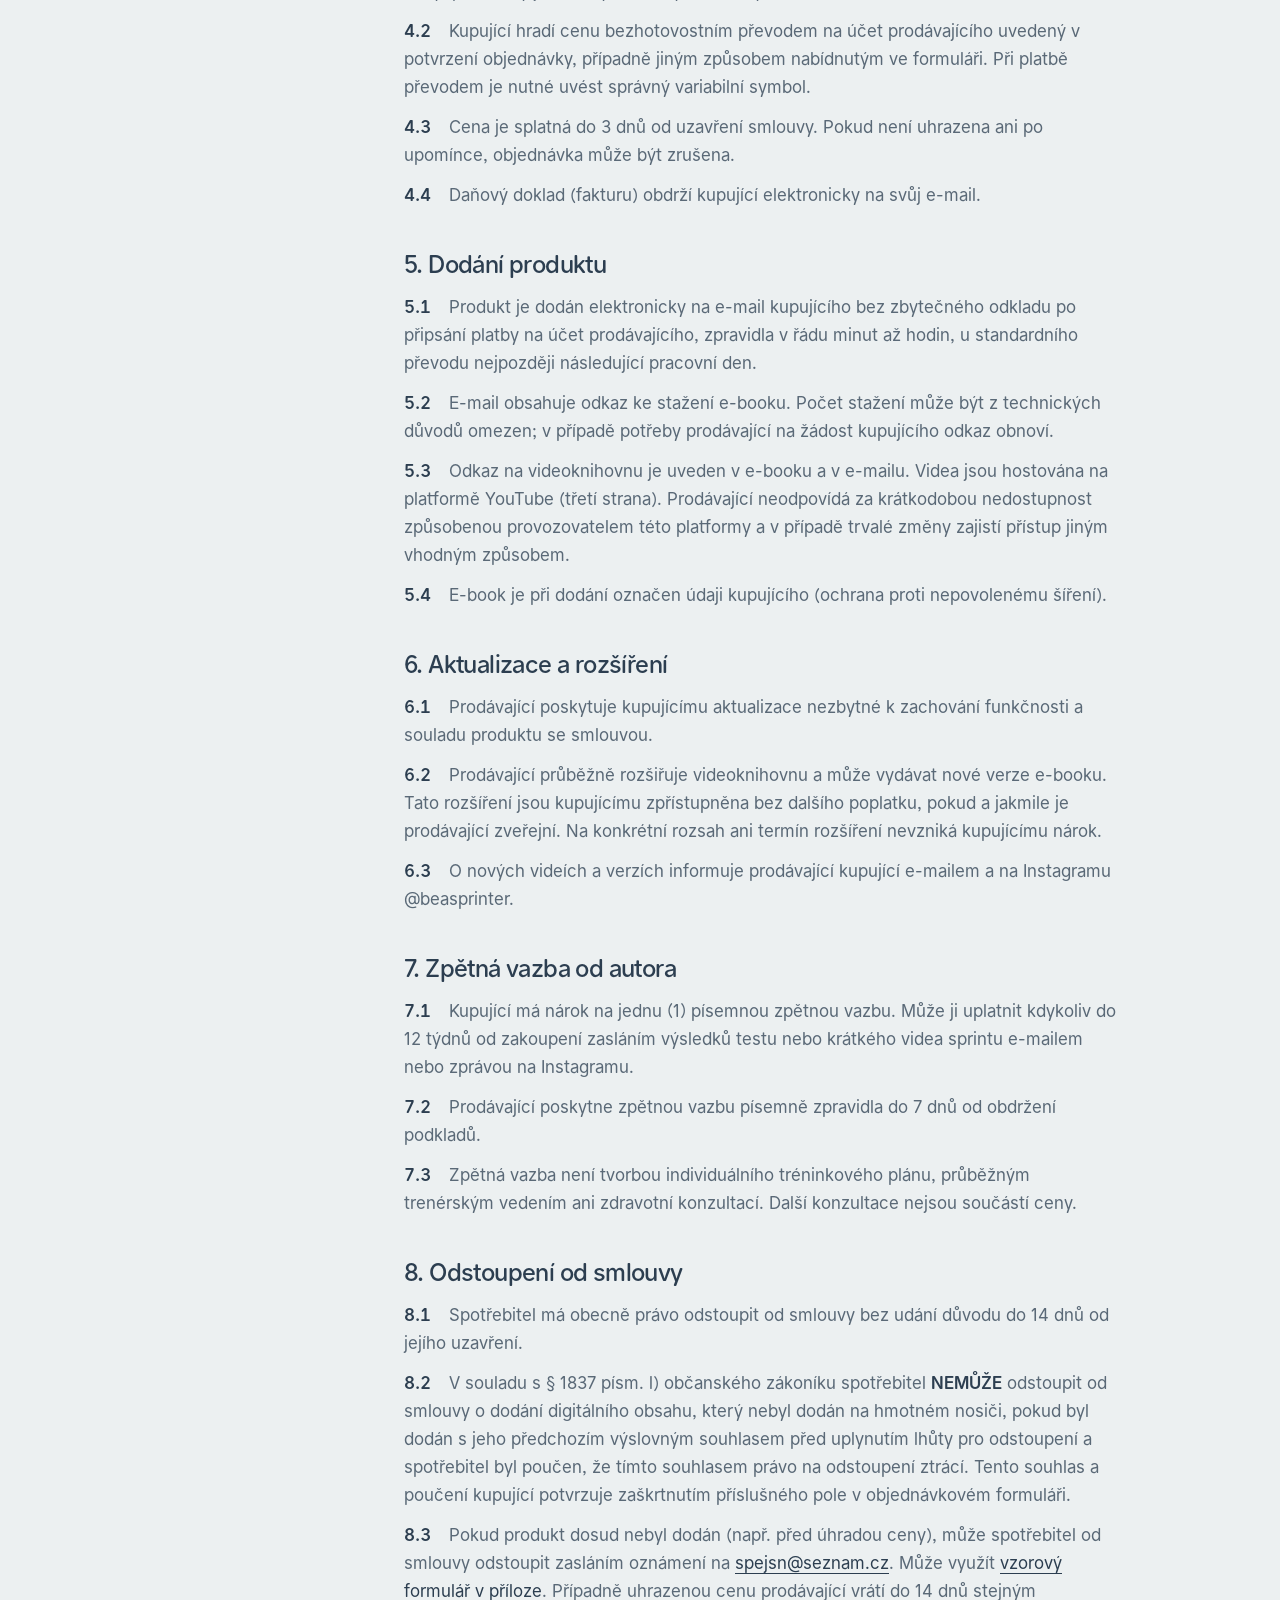
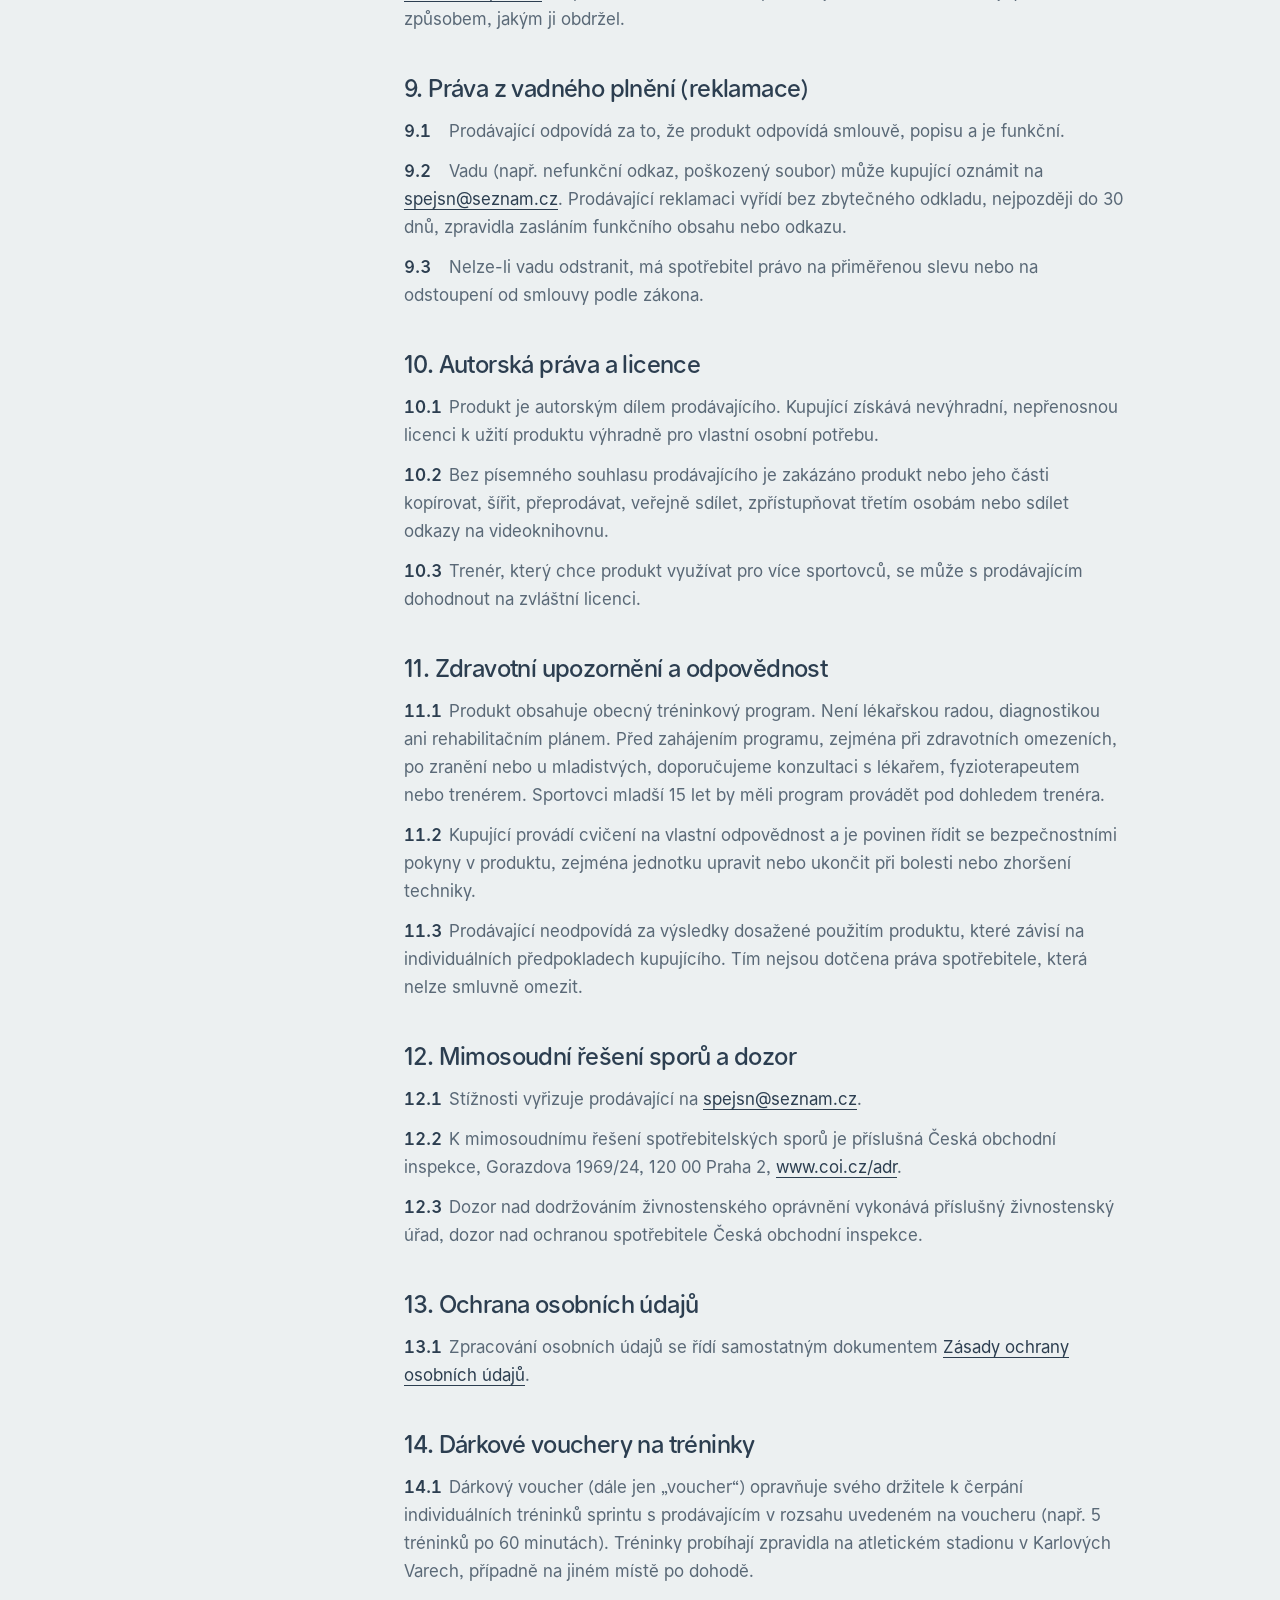
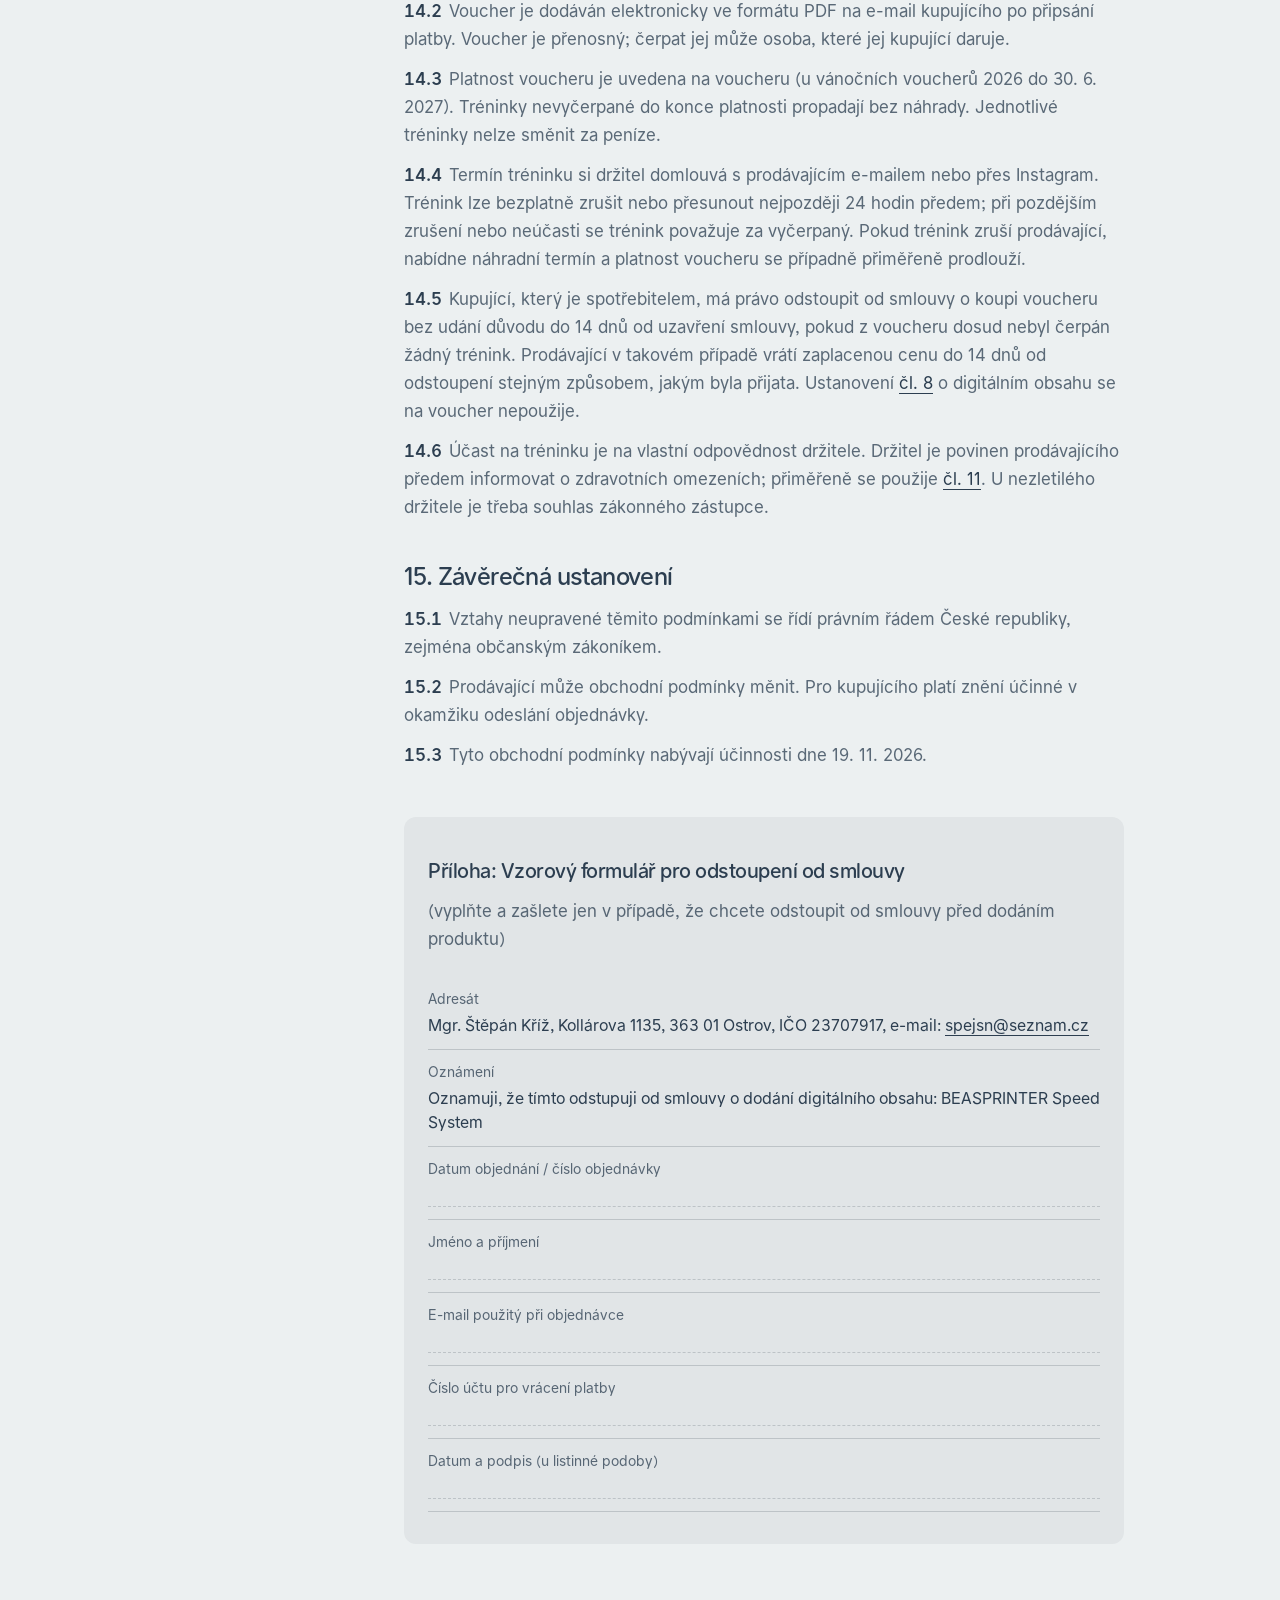
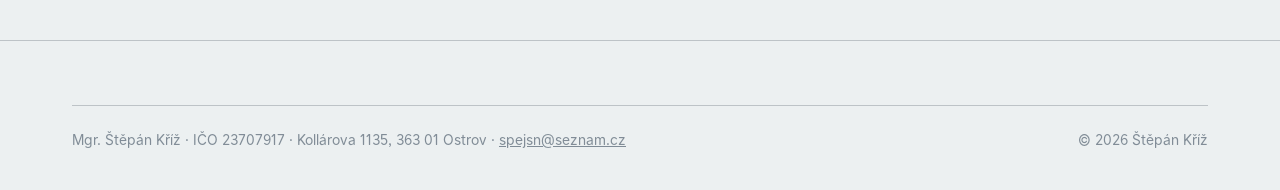
<file: obchodni-podminky.html>
<!doctype html>
<html lang="cs" class="no-js">
<head>
  <meta charset="utf-8">
  <meta name="viewport" content="width=device-width, initial-scale=1">
  <title>Obchodní podmínky – BEASPRINTER</title>
  <meta name="description" content="Obchodní podmínky prodeje digitálního obsahu a voucherů BEASPRINTER – Mgr. Štěpán Kříž.">
  <meta name="theme-color" content="#ecf0f1">
  <meta name="robots" content="noindex">
  <link rel="icon" type="image/png" href="assets/logo/favicon.png">
  <link rel="preload" href="assets/fonts/Allo-Regular.woff2" as="font" type="font/woff2" crossorigin>
  <link rel="stylesheet" href="assets/css/style.css">
  <script>document.documentElement.classList.replace('no-js', 'js');</script>
</head>
<body class="doc-page">

  <header class="nav">
    <div class="wrap nav__inner">
      <a class="brand" href="index.html" aria-label="BEASPRINTER – hlavní stránka">
        <img src="assets/logo/logo.png" alt="" width="29" height="32">
        <span>BEASPRINTER</span>
      </a>
      <nav class="nav__links" id="menu" aria-label="Hlavní navigace">
        <a href="index.html#plan">Plán</a>
        <a href="index.html#vysledky">Výsledky</a>
        <a href="index.html#cena">Cena</a>
        <a href="index.html#faq">Otázky</a>
        <a href="index.html#voucher">Voucher</a>
      </nav>
      <a class="btn btn--sm nav__buy" href="https://form.fapi.cz/?id=77cd6c57-8a3c-49f5-8ff0-04268990d74a">Koupit</a>
      <button class="nav__toggle" type="button" aria-expanded="false" aria-controls="menu" aria-label="Otevřít menu">
        <span class="nav__icon" aria-hidden="true"><i></i><i></i></span>
      </button>
    </div>
  </header>

  <main class="doc">
    <div class="wrap doc__grid">
      <aside class="doc__aside">
        <a class="doc__back" href="index.html">&lt;- Zpět na web</a>
        <nav class="doc__switch" aria-label="Dokumenty">
          <a href="obchodni-podminky.html" aria-current="page">Obchodní podmínky</a>
          <a href="ochrana-osobnich-udaju.html">Ochrana osobních údajů</a>
        </nav>
        <ol class="doc__toc" data-toc></ol>
      </aside>

      <article class="doc__body">
        <header class="doc__head">
          <h1>Obchodní podmínky</h1>
          <p class="doc__meta">Pro prodej digitálního obsahu BEASPRINTER Speed System a dárkových voucherů na tréninky · platné od 19. 11. 2026</p>
        </header>
<section id="prodavajici"><h2>1. Prodávající a úvodní ustanovení</h2>
<p><span class="doc__no">1.1</span> Prodávajícím je Mgr. Štěpán Kříž, IČO 23707917, se sídlem Kollárova 1135, 363 01 Ostrov, fyzická osoba podnikající podle živnostenského zákona, zapsaná v živnostenském rejstříku. Prodávající není plátcem DPH. Kontakt: <a href="mailto:spejsn@seznam.cz">spejsn@seznam.cz</a>, Instagram @beasprinter.</p>
<p><span class="doc__no">1.2</span> Tyto obchodní podmínky upravují vztahy mezi prodávajícím a kupujícím při prodeji digitálního obsahu BEASPRINTER Speed System (dále jen „produkt“) prostřednictvím objednávkového formuláře provozovaného v systému FAPI.</p>
<p><span class="doc__no">1.3</span> Kupujícím může být spotřebitel i podnikatel. Ustanovení o právech spotřebitele platí pouze pro kupujícího, který je spotřebitelem.</p>
<p><span class="doc__no">1.4</span> Pro prodej dárkových voucherů na individuální tréninky platí také zvláštní ustanovení <a href="#vouchery">čl. 14</a>, která mají přednost před ostatními ustanoveními těchto podmínek.</p>
<p><span class="doc__no">1.5</span> Smlouva se uzavírá v českém jazyce. Odesláním objednávky kupující potvrzuje, že se s těmito obchodními podmínkami seznámil a souhlasí s nimi.</p>
</section>
<section id="produkt"><h2>2. Produkt</h2>
<p><span class="doc__no">2.1</span> Produkt BEASPRINTER Speed System je digitální obsah, který tvoří zejména: (a) e-book ve formátu PDF s 12týdenním tréninkovým programem, (b) přístup k online videoknihovně cviků prostřednictvím neveřejného odkazu na platformě YouTube a (c) aktualizace a rozšíření dle <a href="#aktualizace">čl. 6</a>.</p>
<p><span class="doc__no">2.2</span> Součástí produktu je jedna písemná zpětná vazba prodávajícího dle <a href="#zpetna-vazba">čl. 7</a>.</p>
<p><span class="doc__no">2.3</span> Produkt není dodáván na hmotném nosiči. K jeho užívání je potřeba zařízení s připojením k internetu, program pro čtení PDF a přístup k platformě YouTube.</p>
<p><span class="doc__no">2.4</span> Popis produktu, jeho obsah a cena jsou uvedeny v objednávkovém formuláři a na prodejní stránce.</p>
</section>
<section id="objednavka"><h2>3. Objednávka a uzavření smlouvy</h2>
<p><span class="doc__no">3.1</span> Kupující objednává produkt vyplněním a odesláním objednávkového formuláře. Před odesláním může kupující zkontrolovat a měnit zadané údaje.</p>
<p><span class="doc__no">3.2</span> Kupní smlouva je uzavřena okamžikem doručení potvrzení objednávky prodávajícím na e-mail kupujícího.</p>
<p><span class="doc__no">3.3</span> Kupující odpovídá za správnost uvedených údajů, zejména e-mailové adresy, na kterou je produkt doručen.</p>
</section>
<section id="cena"><h2>4. Cena a platba</h2>
<p><span class="doc__no">4.1</span> Cena produktu je uvedena v objednávkovém formuláři v Kč a je konečná. Prodávající není plátcem DPH. Prodávající může poskytovat časově omezené zaváděcí ceny a slevové kódy; podmínky jsou vždy uvedeny u nabídky.</p>
<p><span class="doc__no">4.2</span> Kupující hradí cenu bezhotovostním převodem na účet prodávajícího uvedený v potvrzení objednávky, případně jiným způsobem nabídnutým ve formuláři. Při platbě převodem je nutné uvést správný variabilní symbol.</p>
<p><span class="doc__no">4.3</span> Cena je splatná do 3 dnů od uzavření smlouvy. Pokud není uhrazena ani po upomínce, objednávka může být zrušena.</p>
<p><span class="doc__no">4.4</span> Daňový doklad (fakturu) obdrží kupující elektronicky na svůj e-mail.</p>
</section>
<section id="dodani"><h2>5. Dodání produktu</h2>
<p><span class="doc__no">5.1</span> Produkt je dodán elektronicky na e-mail kupujícího bez zbytečného odkladu po připsání platby na účet prodávajícího, zpravidla v řádu minut až hodin, u standardního převodu nejpozději následující pracovní den.</p>
<p><span class="doc__no">5.2</span> E-mail obsahuje odkaz ke stažení e-booku. Počet stažení může být z technických důvodů omezen; v případě potřeby prodávající na žádost kupujícího odkaz obnoví.</p>
<p><span class="doc__no">5.3</span> Odkaz na videoknihovnu je uveden v e-booku a v e-mailu. Videa jsou hostována na platformě YouTube (třetí strana). Prodávající neodpovídá za krátkodobou nedostupnost způsobenou provozovatelem této platformy a v případě trvalé změny zajistí přístup jiným vhodným způsobem.</p>
<p><span class="doc__no">5.4</span> E-book je při dodání označen údaji kupujícího (ochrana proti nepovolenému šíření).</p>
</section>
<section id="aktualizace"><h2>6. Aktualizace a rozšíření</h2>
<p><span class="doc__no">6.1</span> Prodávající poskytuje kupujícímu aktualizace nezbytné k zachování funkčnosti a souladu produktu se smlouvou.</p>
<p><span class="doc__no">6.2</span> Prodávající průběžně rozšiřuje videoknihovnu a může vydávat nové verze e-booku. Tato rozšíření jsou kupujícímu zpřístupněna bez dalšího poplatku, pokud a jakmile je prodávající zveřejní. Na konkrétní rozsah ani termín rozšíření nevzniká kupujícímu nárok.</p>
<p><span class="doc__no">6.3</span> O nových videích a verzích informuje prodávající kupující e-mailem a na Instagramu @beasprinter.</p>
</section>
<section id="zpetna-vazba"><h2>7. Zpětná vazba od autora</h2>
<p><span class="doc__no">7.1</span> Kupující má nárok na jednu (1) písemnou zpětnou vazbu. Může ji uplatnit kdykoliv do 12 týdnů od zakoupení zasláním výsledků testu nebo krátkého videa sprintu e-mailem nebo zprávou na Instagramu.</p>
<p><span class="doc__no">7.2</span> Prodávající poskytne zpětnou vazbu písemně zpravidla do 7 dnů od obdržení podkladů.</p>
<p><span class="doc__no">7.3</span> Zpětná vazba není tvorbou individuálního tréninkového plánu, průběžným trenérským vedením ani zdravotní konzultací. Další konzultace nejsou součástí ceny.</p>
</section>
<section id="odstoupeni"><h2>8. Odstoupení od smlouvy</h2>
<p><span class="doc__no">8.1</span> Spotřebitel má obecně právo odstoupit od smlouvy bez udání důvodu do 14 dnů od jejího uzavření.</p>
<p><span class="doc__no">8.2</span> V souladu s § 1837 písm. l) občanského zákoníku spotřebitel <strong>NEMŮŽE</strong> odstoupit od smlouvy o dodání digitálního obsahu, který nebyl dodán na hmotném nosiči, pokud byl dodán s jeho předchozím výslovným souhlasem před uplynutím lhůty pro odstoupení a spotřebitel byl poučen, že tímto souhlasem právo na odstoupení ztrácí. Tento souhlas a poučení kupující potvrzuje zaškrtnutím příslušného pole v objednávkovém formuláři.</p>
<p><span class="doc__no">8.3</span> Pokud produkt dosud nebyl dodán (např. před úhradou ceny), může spotřebitel od smlouvy odstoupit zasláním oznámení na <a href="mailto:spejsn@seznam.cz">spejsn@seznam.cz</a>. Může využít <a href="#formular">vzorový formulář v příloze</a>. Případně uhrazenou cenu prodávající vrátí do 14 dnů stejným způsobem, jakým ji obdržel.</p>
</section>
<section id="reklamace"><h2>9. Práva z vadného plnění (reklamace)</h2>
<p><span class="doc__no">9.1</span> Prodávající odpovídá za to, že produkt odpovídá smlouvě, popisu a je funkční.</p>
<p><span class="doc__no">9.2</span> Vadu (např. nefunkční odkaz, poškozený soubor) může kupující oznámit na <a href="mailto:spejsn@seznam.cz">spejsn@seznam.cz</a>. Prodávající reklamaci vyřídí bez zbytečného odkladu, nejpozději do 30 dnů, zpravidla zasláním funkčního obsahu nebo odkazu.</p>
<p><span class="doc__no">9.3</span> Nelze-li vadu odstranit, má spotřebitel právo na přiměřenou slevu nebo na odstoupení od smlouvy podle zákona.</p>
</section>
<section id="licence"><h2>10. Autorská práva a licence</h2>
<p><span class="doc__no">10.1</span> Produkt je autorským dílem prodávajícího. Kupující získává nevýhradní, nepřenosnou licenci k užití produktu výhradně pro vlastní osobní potřebu.</p>
<p><span class="doc__no">10.2</span> Bez písemného souhlasu prodávajícího je zakázáno produkt nebo jeho části kopírovat, šířit, přeprodávat, veřejně sdílet, zpřístupňovat třetím osobám nebo sdílet odkazy na videoknihovnu.</p>
<p><span class="doc__no">10.3</span> Trenér, který chce produkt využívat pro více sportovců, se může s prodávajícím dohodnout na zvláštní licenci.</p>
</section>
<section id="zdravi"><h2>11. Zdravotní upozornění a odpovědnost</h2>
<p><span class="doc__no">11.1</span> Produkt obsahuje obecný tréninkový program. Není lékařskou radou, diagnostikou ani rehabilitačním plánem. Před zahájením programu, zejména při zdravotních omezeních, po zranění nebo u mladistvých, doporučujeme konzultaci s lékařem, fyzioterapeutem nebo trenérem. Sportovci mladší 15 let by měli program provádět pod dohledem trenéra.</p>
<p><span class="doc__no">11.2</span> Kupující provádí cvičení na vlastní odpovědnost a je povinen řídit se bezpečnostními pokyny v produktu, zejména jednotku upravit nebo ukončit při bolesti nebo zhoršení techniky.</p>
<p><span class="doc__no">11.3</span> Prodávající neodpovídá za výsledky dosažené použitím produktu, které závisí na individuálních předpokladech kupujícího. Tím nejsou dotčena práva spotřebitele, která nelze smluvně omezit.</p>
</section>
<section id="spory"><h2>12. Mimosoudní řešení sporů a dozor</h2>
<p><span class="doc__no">12.1</span> Stížnosti vyřizuje prodávající na <a href="mailto:spejsn@seznam.cz">spejsn@seznam.cz</a>.</p>
<p><span class="doc__no">12.2</span> K mimosoudnímu řešení spotřebitelských sporů je příslušná Česká obchodní inspekce, Gorazdova 1969/24, 120 00 Praha 2, <a href="https://www.coi.cz/adr" target="_blank" rel="noopener">www.coi.cz/adr</a>.</p>
<p><span class="doc__no">12.3</span> Dozor nad dodržováním živnostenského oprávnění vykonává příslušný živnostenský úřad, dozor nad ochranou spotřebitele Česká obchodní inspekce.</p>
</section>
<section id="osobni-udaje"><h2>13. Ochrana osobních údajů</h2>
<p><span class="doc__no">13.1</span> Zpracování osobních údajů se řídí samostatným dokumentem <a href="ochrana-osobnich-udaju.html">Zásady ochrany osobních údajů</a>.</p>
</section>
<section id="vouchery"><h2>14. Dárkové vouchery na tréninky</h2>
<p><span class="doc__no">14.1</span> Dárkový voucher (dále jen „voucher“) opravňuje svého držitele k čerpání individuálních tréninků sprintu s prodávajícím v rozsahu uvedeném na voucheru (např. 5 tréninků po 60 minutách). Tréninky probíhají zpravidla na atletickém stadionu v Karlových Varech, případně na jiném místě po dohodě.</p>
<p><span class="doc__no">14.2</span> Voucher je dodáván elektronicky ve formátu PDF na e-mail kupujícího po připsání platby. Voucher je přenosný; čerpat jej může osoba, které jej kupující daruje.</p>
<p><span class="doc__no">14.3</span> Platnost voucheru je uvedena na voucheru (u vánočních voucherů 2026 do 30. 6. 2027). Tréninky nevyčerpané do konce platnosti propadají bez náhrady. Jednotlivé tréninky nelze směnit za peníze.</p>
<p><span class="doc__no">14.4</span> Termín tréninku si držitel domlouvá s prodávajícím e-mailem nebo přes Instagram. Trénink lze bezplatně zrušit nebo přesunout nejpozději 24 hodin předem; při pozdějším zrušení nebo neúčasti se trénink považuje za vyčerpaný. Pokud trénink zruší prodávající, nabídne náhradní termín a platnost voucheru se případně přiměřeně prodlouží.</p>
<p><span class="doc__no">14.5</span> Kupující, který je spotřebitelem, má právo odstoupit od smlouvy o koupi voucheru bez udání důvodu do 14 dnů od uzavření smlouvy, pokud z voucheru dosud nebyl čerpán žádný trénink. Prodávající v takovém případě vrátí zaplacenou cenu do 14 dnů od odstoupení stejným způsobem, jakým byla přijata. Ustanovení <a href="#odstoupeni">čl. 8</a> o digitálním obsahu se na voucher nepoužije.</p>
<p><span class="doc__no">14.6</span> Účast na tréninku je na vlastní odpovědnost držitele. Držitel je povinen prodávajícího předem informovat o zdravotních omezeních; přiměřeně se použije <a href="#zdravi">čl. 11</a>. U nezletilého držitele je třeba souhlas zákonného zástupce.</p>
</section>
<section id="zaverecna"><h2>15. Závěrečná ustanovení</h2>
<p><span class="doc__no">15.1</span> Vztahy neupravené těmito podmínkami se řídí právním řádem České republiky, zejména občanským zákoníkem.</p>
<p><span class="doc__no">15.2</span> Prodávající může obchodní podmínky měnit. Pro kupujícího platí znění účinné v okamžiku odeslání objednávky.</p>
<p><span class="doc__no">15.3</span> Tyto obchodní podmínky nabývají účinnosti dne 19. 11. 2026.</p>
</section>
<section id="formular" class="doc__form"><h2>Příloha: Vzorový formulář pro odstoupení od smlouvy</h2>
<p>(vyplňte a zašlete jen v případě, že chcete odstoupit od smlouvy před dodáním produktu)</p>
<dl class="doc__fields">
<div><dt>Adresát</dt><dd>Mgr. Štěpán Kříž, Kollárova 1135, 363 01 Ostrov, IČO 23707917, e-mail: <a href="mailto:spejsn@seznam.cz">spejsn@seznam.cz</a></dd></div>
<div><dt>Oznámení</dt><dd>Oznamuji, že tímto odstupuji od smlouvy o dodání digitálního obsahu: BEASPRINTER Speed System</dd></div>
<div><dt>Datum objednání / číslo objednávky</dt><dd class="blank"></dd></div>
<div><dt>Jméno a příjmení</dt><dd class="blank"></dd></div>
<div><dt>E-mail použitý při objednávce</dt><dd class="blank"></dd></div>
<div><dt>Číslo účtu pro vrácení platby</dt><dd class="blank"></dd></div>
<div><dt>Datum a podpis (u listinné podoby)</dt><dd class="blank"></dd></div>
</dl>
</section>
      </article>
    </div>
  </main>

  <footer class="footer">
    <div class="wrap">
      <div class="footer__bottom">
        <p>Mgr. Štěpán Kříž · IČO 23707917 · Kollárova 1135, 363 01 Ostrov · <a href="mailto:spejsn@seznam.cz">spejsn@seznam.cz</a></p>
        <p>© 2026 Štěpán Kříž</p>
      </div>
    </div>
  </footer>

  <script src="assets/js/main.js" defer></script>
</body>
</html>
</file>
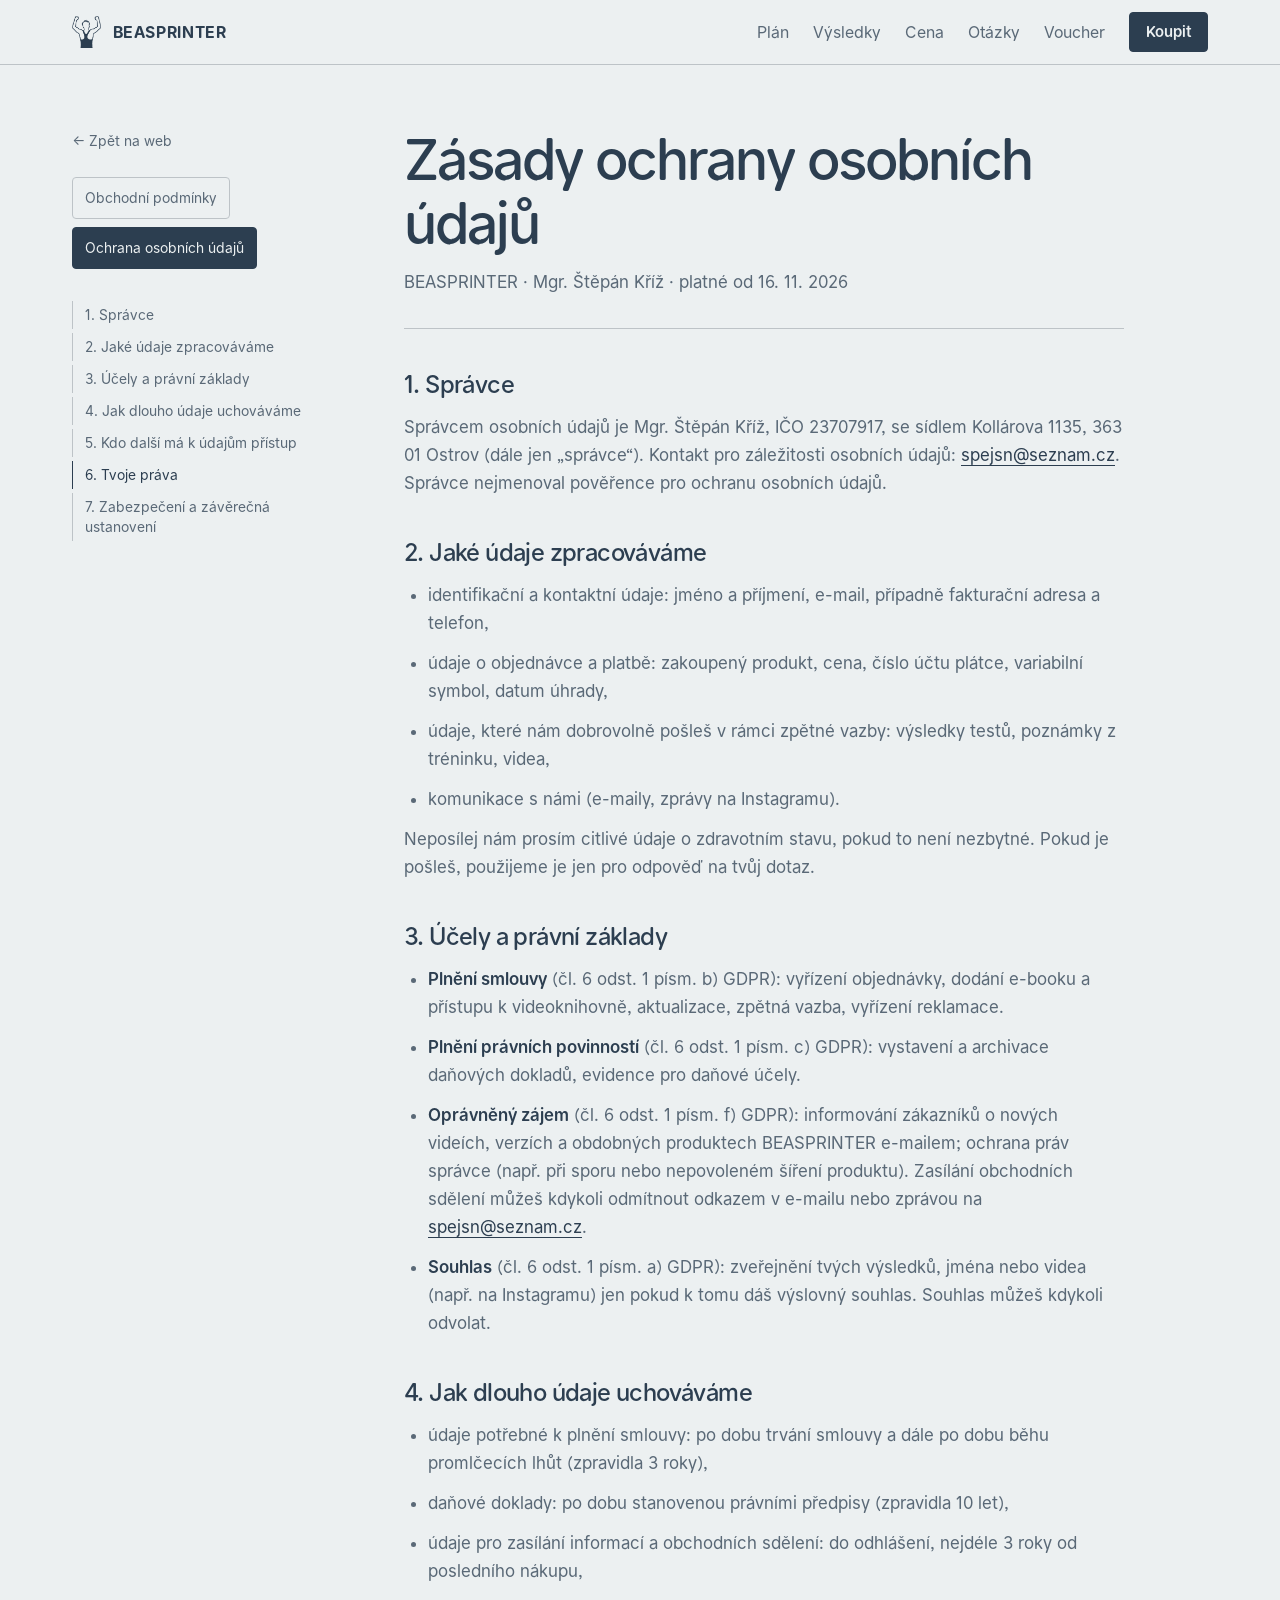
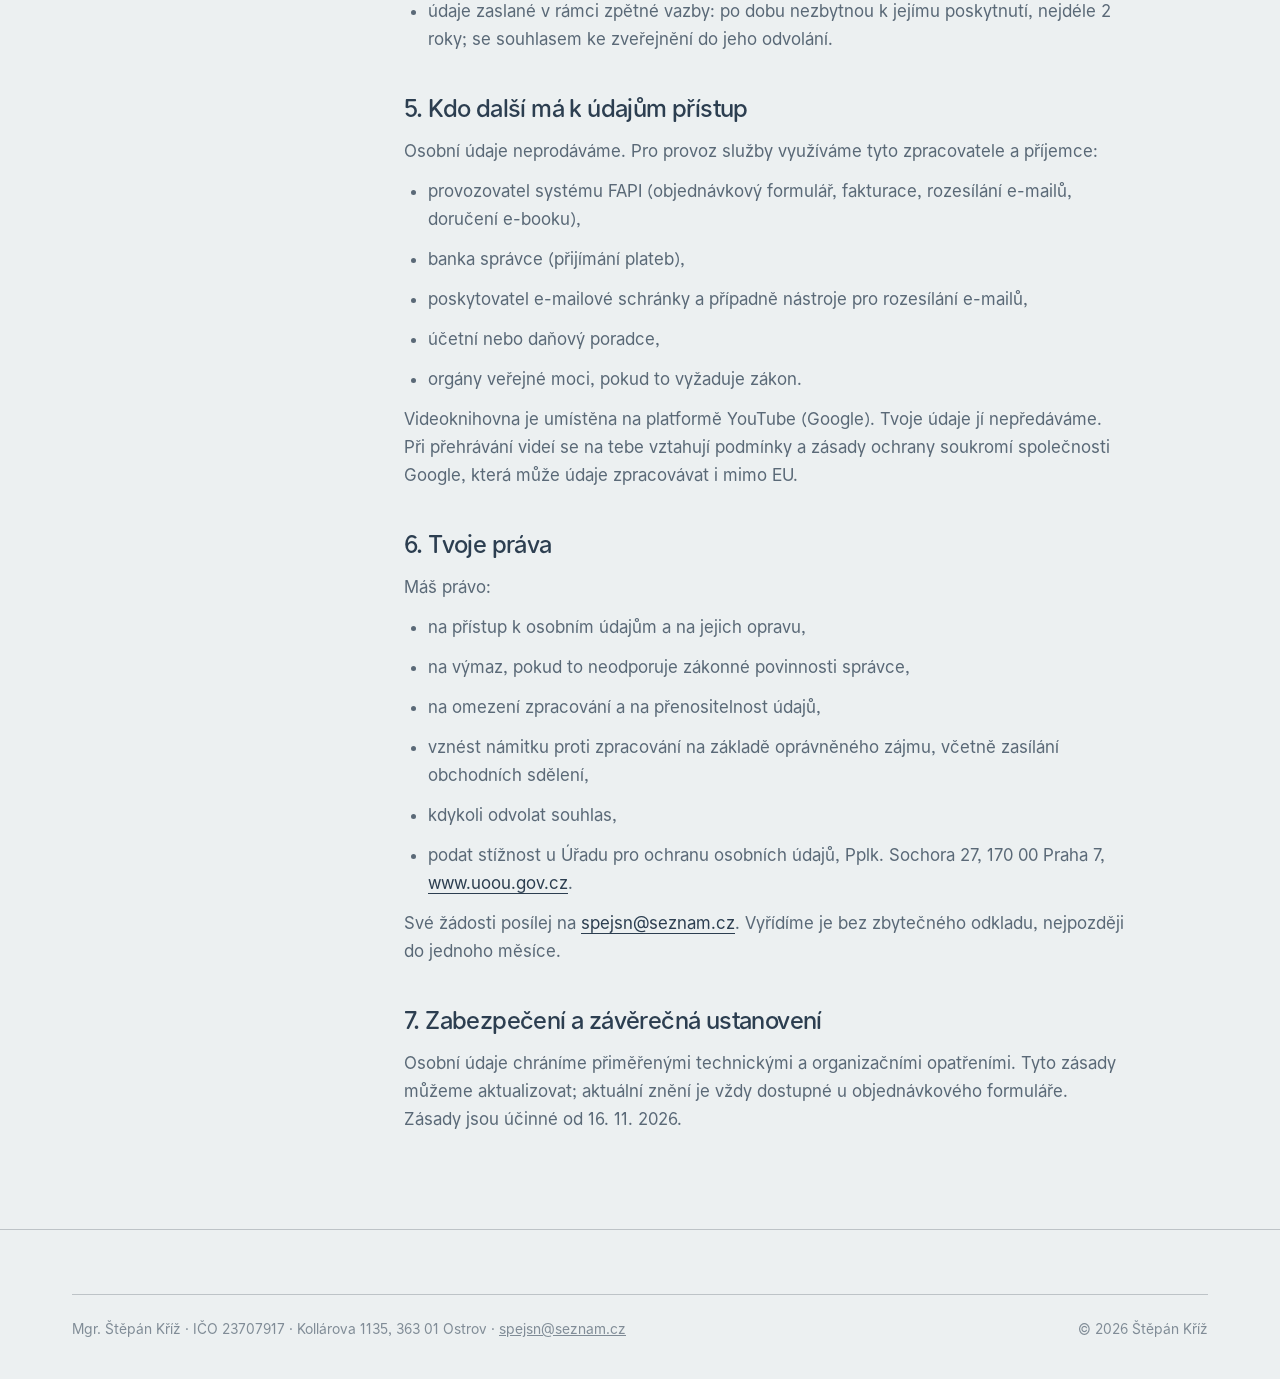
<file: ochrana-osobnich-udaju.html>
<!doctype html>
<html lang="cs" class="no-js">
<head>
  <meta charset="utf-8">
  <meta name="viewport" content="width=device-width, initial-scale=1">
  <title>Ochrana osobních údajů – BEASPRINTER</title>
  <meta name="description" content="Zásady ochrany osobních údajů BEASPRINTER – Mgr. Štěpán Kříž.">
  <meta name="theme-color" content="#ecf0f1">
  <meta name="robots" content="noindex">
  <link rel="icon" type="image/png" href="assets/logo/favicon.png">
  <link rel="preload" href="assets/fonts/Allo-Regular.woff2" as="font" type="font/woff2" crossorigin>
  <link rel="stylesheet" href="assets/css/style.css">
  <script>document.documentElement.classList.replace('no-js', 'js');</script>
</head>
<body class="doc-page">

  <header class="nav">
    <div class="wrap nav__inner">
      <a class="brand" href="index.html" aria-label="BEASPRINTER – hlavní stránka">
        <img src="assets/logo/logo.png" alt="" width="29" height="32">
        <span>BEASPRINTER</span>
      </a>
      <nav class="nav__links" id="menu" aria-label="Hlavní navigace">
        <a href="index.html#plan">Plán</a>
        <a href="index.html#vysledky">Výsledky</a>
        <a href="index.html#cena">Cena</a>
        <a href="index.html#faq">Otázky</a>
        <a href="index.html#voucher">Voucher</a>
      </nav>
      <a class="btn btn--sm nav__buy" href="https://form.fapi.cz/?id=77cd6c57-8a3c-49f5-8ff0-04268990d74a">Koupit</a>
      <button class="nav__toggle" type="button" aria-expanded="false" aria-controls="menu" aria-label="Otevřít menu">
        <span class="nav__icon" aria-hidden="true"><i></i><i></i></span>
      </button>
    </div>
  </header>

  <main class="doc">
    <div class="wrap doc__grid">
      <aside class="doc__aside">
        <a class="doc__back" href="index.html">&lt;- Zpět na web</a>
        <nav class="doc__switch" aria-label="Dokumenty">
          <a href="obchodni-podminky.html">Obchodní podmínky</a>
          <a href="ochrana-osobnich-udaju.html" aria-current="page">Ochrana osobních údajů</a>
        </nav>
        <ol class="doc__toc" data-toc></ol>
      </aside>

      <article class="doc__body">
        <header class="doc__head">
          <h1>Zásady ochrany osobních údajů</h1>
          <p class="doc__meta">BEASPRINTER · Mgr. Štěpán Kříž · platné od 16. 11. 2026</p>
        </header>

<section id="spravce"><h2>1. Správce</h2>
<p>Správcem osobních údajů je Mgr. Štěpán Kříž, IČO 23707917, se sídlem Kollárova 1135, 363 01 Ostrov (dále jen „správce“). Kontakt pro záležitosti osobních údajů: <a href="mailto:spejsn@seznam.cz">spejsn@seznam.cz</a>. Správce nejmenoval pověřence pro ochranu osobních údajů.</p>
</section>
<section id="udaje"><h2>2. Jaké údaje zpracováváme</h2>
<ul>
<li>identifikační a kontaktní údaje: jméno a příjmení, e-mail, případně fakturační adresa a telefon,</li>
<li>údaje o objednávce a platbě: zakoupený produkt, cena, číslo účtu plátce, variabilní symbol, datum úhrady,</li>
<li>údaje, které nám dobrovolně pošleš v rámci zpětné vazby: výsledky testů, poznámky z tréninku, videa,</li>
<li>komunikace s námi (e-maily, zprávy na Instagramu).</li>
</ul>
<p>Neposílej nám prosím citlivé údaje o zdravotním stavu, pokud to není nezbytné. Pokud je pošleš, použijeme je jen pro odpověď na tvůj dotaz.</p>
</section>
<section id="ucely"><h2>3. Účely a právní základy</h2>
<ul>
<li><strong>Plnění smlouvy</strong> (čl. 6 odst. 1 písm. b) GDPR): vyřízení objednávky, dodání e-booku a přístupu k videoknihovně, aktualizace, zpětná vazba, vyřízení reklamace.</li>
<li><strong>Plnění právních povinností</strong> (čl. 6 odst. 1 písm. c) GDPR): vystavení a archivace daňových dokladů, evidence pro daňové účely.</li>
<li><strong>Oprávněný zájem</strong> (čl. 6 odst. 1 písm. f) GDPR): informování zákazníků o nových videích, verzích a obdobných produktech BEASPRINTER e-mailem; ochrana práv správce (např. při sporu nebo nepovoleném šíření produktu). Zasílání obchodních sdělení můžeš kdykoli odmítnout odkazem v e-mailu nebo zprávou na <a href="mailto:spejsn@seznam.cz">spejsn@seznam.cz</a>.</li>
<li><strong>Souhlas</strong> (čl. 6 odst. 1 písm. a) GDPR): zveřejnění tvých výsledků, jména nebo videa (např. na Instagramu) jen pokud k tomu dáš výslovný souhlas. Souhlas můžeš kdykoli odvolat.</li>
</ul>
</section>
<section id="doba"><h2>4. Jak dlouho údaje uchováváme</h2>
<ul>
<li>údaje potřebné k plnění smlouvy: po dobu trvání smlouvy a dále po dobu běhu promlčecích lhůt (zpravidla 3 roky),</li>
<li>daňové doklady: po dobu stanovenou právními předpisy (zpravidla 10 let),</li>
<li>údaje pro zasílání informací a obchodních sdělení: do odhlášení, nejdéle 3 roky od posledního nákupu,</li>
<li>údaje zaslané v rámci zpětné vazby: po dobu nezbytnou k jejímu poskytnutí, nejdéle 2 roky; se souhlasem ke zveřejnění do jeho odvolání.</li>
</ul>
</section>
<section id="prijemci"><h2>5. Kdo další má k údajům přístup</h2>
<p>Osobní údaje neprodáváme. Pro provoz služby využíváme tyto zpracovatele a příjemce:</p>
<ul>
<li>provozovatel systému FAPI (objednávkový formulář, fakturace, rozesílání e-mailů, doručení e-booku),</li>
<li>banka správce (přijímání plateb),</li>
<li>poskytovatel e-mailové schránky a případně nástroje pro rozesílání e-mailů,</li>
<li>účetní nebo daňový poradce,</li>
<li>orgány veřejné moci, pokud to vyžaduje zákon.</li>
</ul>
<p>Videoknihovna je umístěna na platformě YouTube (Google). Tvoje údaje jí nepředáváme. Při přehrávání videí se na tebe vztahují podmínky a zásady ochrany soukromí společnosti Google, která může údaje zpracovávat i mimo EU.</p>
</section>
<section id="prava"><h2>6. Tvoje práva</h2>
<p>Máš právo:</p>
<ul>
<li>na přístup k osobním údajům a na jejich opravu,</li>
<li>na výmaz, pokud to neodporuje zákonné povinnosti správce,</li>
<li>na omezení zpracování a na přenositelnost údajů,</li>
<li>vznést námitku proti zpracování na základě oprávněného zájmu, včetně zasílání obchodních sdělení,</li>
<li>kdykoli odvolat souhlas,</li>
<li>podat stížnost u Úřadu pro ochranu osobních údajů, Pplk. Sochora 27, 170 00 Praha 7, <a href="https://www.uoou.gov.cz" target="_blank" rel="noopener">www.uoou.gov.cz</a>.</li>
</ul>
<p>Své žádosti posílej na <a href="mailto:spejsn@seznam.cz">spejsn@seznam.cz</a>. Vyřídíme je bez zbytečného odkladu, nejpozději do jednoho měsíce.</p>
</section>
<section id="zabezpeceni"><h2>7. Zabezpečení a závěrečná ustanovení</h2>
<p>Osobní údaje chráníme přiměřenými technickými a organizačními opatřeními. Tyto zásady můžeme aktualizovat; aktuální znění je vždy dostupné u objednávkového formuláře. Zásady jsou účinné od 16. 11. 2026.</p>
</section>
      </article>
    </div>
  </main>

  <footer class="footer">
    <div class="wrap">
      <div class="footer__bottom">
        <p>Mgr. Štěpán Kříž · IČO 23707917 · Kollárova 1135, 363 01 Ostrov · <a href="mailto:spejsn@seznam.cz">spejsn@seznam.cz</a></p>
        <p>© 2026 Štěpán Kříž</p>
      </div>
    </div>
  </footer>

  <script src="assets/js/main.js" defer></script>
</body>
</html>
</file>
<file: assets/css/style.css>
/* ==========================================================
   BEASPRINTER – Speed System
   Type: Allo (Josh Puckett, SIL OFL) – assets/fonts/OFL.txt
   Palette: Platinum Prestige (brandlic.studio, #4)
   Spacing: 4 px grid.
   ========================================================== */

@font-face { font-family: "Allo"; src: url("../fonts/Allo-Regular.woff2") format("woff2"); font-weight: 400; font-style: normal; font-display: swap; }
@font-face { font-family: "Allo"; src: url("../fonts/Allo-Medium.woff2") format("woff2"); font-weight: 500; font-style: normal; font-display: swap; }
@font-face { font-family: "Allo"; src: url("../fonts/Allo-SemiBold.woff2") format("woff2"); font-weight: 600; font-style: normal; font-display: swap; }
@font-face { font-family: "Allo"; src: url("../fonts/Allo-Bold.woff2") format("woff2"); font-weight: 700; font-style: normal; font-display: swap; }

/* ---------- Palette ---------- */
:root {
  --paper: #ecf0f1;   /* main colour – light */
  --silver: #bdc3c7;  /* hairlines, alt surface */
  --slate: #34495e;   /* secondary dark */
  --ink: #2c3e50;     /* text, buttons, dark sections */
}
:root {
  --bg: var(--paper);
  --alt: color-mix(in srgb, var(--silver) 24%, var(--paper));
  --card: color-mix(in srgb, var(--silver) 36%, var(--paper));
  --text: var(--ink);
  --accent: var(--ink);
  --line: var(--silver);
}
.window, .tile {
  --bg: var(--ink);
  --alt: var(--slate);
  --text: var(--paper);
  --accent: var(--paper);
  --line: color-mix(in srgb, var(--paper) 24%, transparent);
}
:root, .window, .tile {
  --text-72: color-mix(in srgb, var(--text) 76%, transparent);
  --text-48: color-mix(in srgb, var(--text) 56%, transparent);
  --bg-56: color-mix(in srgb, var(--bg) 52%, transparent);
  --bg-72: color-mix(in srgb, var(--bg) 72%, transparent);
}

:root {
  --s1: 4px;  --s2: 8px;  --s3: 12px; --s4: 16px; --s5: 20px; --s6: 24px; --s8: 32px;
  --s10: 40px; --s12: 48px; --s14: 56px; --s16: 64px; --s20: 80px; --s24: 96px; --s32: 128px; --s40: 160px;
  --radius: 4px;
  --radius-lg: 12px;
  --wrap: 1200px;
  --gutter: var(--s4);
  --nav-h: var(--s16);
  --font: "Allo", system-ui, -apple-system, "Segoe UI", Roboto, sans-serif;
  --ease: cubic-bezier(.16, 1, .3, 1);
  interpolate-size: allow-keywords;
}

*, *::before, *::after { box-sizing: border-box; }
html { -webkit-text-size-adjust: 100%; scroll-padding-top: var(--s20); scroll-behavior: smooth; }
body {
  margin: 0;
  background: var(--bg);
  color: var(--text);
  font-family: var(--font);
  font-size: 16px;
  line-height: 24px;
  font-feature-settings: "calt" 1;
  -webkit-font-smoothing: antialiased;
  overflow-x: clip;
}
img { display: block; max-width: 100%; height: auto; }
a { color: inherit; }
h1, h2, h3, h4, p, ul, ol, dl, dd, figure, blockquote { margin: 0; padding: 0; }
ul, ol { list-style: none; }
::selection { background: var(--ink); color: var(--paper); }
:focus-visible { outline: 2px solid var(--accent); outline-offset: 4px; }

.wrap { max-width: var(--wrap); margin-inline: auto; padding-inline: var(--gutter); }

/* ---------- Type ---------- */
h1 { font-size: 44px; line-height: 48px; font-weight: 500; letter-spacing: -.035em; }
h2 { font-size: 32px; line-height: 40px; font-weight: 500; letter-spacing: -.025em; }
h3 { font-size: 18px; line-height: 28px; font-weight: 600; letter-spacing: -.01em; }
.small { font-size: 14px; line-height: 20px; color: var(--text-72); }

/* ---------- Button ---------- */
.btn {
  display: inline-flex;
  align-items: center;
  height: var(--s12);
  padding: 0 var(--s6);
  border-radius: var(--radius);
  border: 1px solid var(--ink);
  background: var(--ink);
  color: var(--paper);
  font-weight: 600;
  text-decoration: none;
  white-space: nowrap;
  transition: background-color .3s ease, border-color .3s ease;
}
.btn:hover { background: var(--slate); border-color: var(--slate); }
/* same button on dark/photo backgrounds: a light ring so it still stands out */
.window .btn { border-color: color-mix(in srgb, var(--paper) 56%, transparent); }
.btn--sm { height: var(--s10); padding: 0 var(--s4); font-size: 15px; }
.btn--lg { height: var(--s14); padding: 0 var(--s8); font-size: 18px; }
.link {
  display: inline-block;
  font-weight: 600;
  text-decoration: underline;
  text-decoration-thickness: 1px;
  text-underline-offset: 4px;
}
.link:hover { text-decoration-thickness: 2px; }

/* ---------- Header: solid, full width ---------- */
.nav {
  position: fixed;
  inset: 0 0 auto;
  z-index: 20;
  background: var(--paper);
  border-bottom: 1px solid var(--line);
}
.nav__inner { display: flex; align-items: center; gap: var(--s6); height: var(--nav-h); }
.brand {
  display: inline-flex;
  align-items: center;
  gap: var(--s3);
  font-weight: 700;
  letter-spacing: .04em;
  text-decoration: none;
}
.brand img { height: var(--s8); width: auto; }
.nav__links { display: flex; gap: var(--s6); margin-left: auto; }
.nav__links a { color: var(--text-72); text-decoration: none; transition: color .3s ease; }
.nav__links a:hover { color: var(--text); }
.nav__toggle {
  display: none;
  position: relative;
  width: var(--s10);
  height: var(--s10);
  padding: 0;
  margin-right: calc(var(--s2) * -1);
  border: 0;
  background: transparent;
  color: var(--text);
  cursor: pointer;
  -webkit-tap-highlight-color: transparent;
}
/* two lines that fold into an X */
.nav__icon { position: absolute; inset: 0; }
.nav__icon i {
  position: absolute;
  left: 10px;
  width: 20px;
  height: 2px;
  border-radius: 1px;
  background: currentColor;
  transition: transform .5s var(--ease), top .5s var(--ease), width .5s var(--ease);
}
.nav__icon i:first-child { top: 15px; }
.nav__icon i:last-child { top: 23px; width: 14px; }
.nav__toggle[aria-expanded="true"] .nav__icon i:first-child { top: 19px; transform: rotate(45deg); }
.nav__toggle[aria-expanded="true"] .nav__icon i:last-child { top: 19px; width: 20px; transform: rotate(-45deg); }

/* ---------- Photo windows ---------- */
.window { position: relative; clip-path: inset(0); isolation: isolate; color: var(--text); }
.window__bg { position: fixed; inset: 0; z-index: -1; }
.window__bg img { width: 100%; height: 100%; object-fit: cover; }
.window__bg::after { content: ""; position: absolute; inset: 0; background: var(--bg-56); }

/* Hero */
.window--hero { min-height: 100vh; min-height: 100svh; display: flex; }
.window--hero .window__bg img { object-position: 50% 35%; }
.hero { width: 100%; display: flex; flex-direction: column; justify-content: flex-end; padding-top: var(--s40); padding-bottom: var(--s16); }
.line { display: block; overflow: hidden; padding-bottom: var(--s1); }
.line > span { display: block; animation: rise 1.4s var(--ease) both; }
.line:nth-child(2) > span { animation-delay: .1s; }
.hero__lead { margin-top: var(--s5); max-width: 480px; font-size: 18px; line-height: 28px; animation: fadeUp 1.2s var(--ease) .35s both; }
.hero__cta { margin-top: var(--s8); animation: fadeUp 1.2s var(--ease) .5s both; }
.hero__cta .small { margin-top: var(--s3); }
@keyframes rise { from { transform: translateY(110%); } to { transform: none; } }
@keyframes fadeUp { from { opacity: 0; transform: translateY(var(--s4)); } to { opacity: 1; transform: none; } }

/* ---------- Panels ---------- */
.panel { background: var(--bg); padding: var(--s24) 0; position: relative; }
.panel--alt { background: var(--alt); }

.js .reveal {
  opacity: 0;
  transform: translateY(var(--s8));
  transition: opacity 1.1s var(--ease), transform 1.1s var(--ease);
  transition-delay: calc(var(--i, 0) * 90ms);
}
.js .reveal.is-in { opacity: 1; transform: none; }
.js .reveal-img { clip-path: inset(16% 0 0 0 round var(--radius)); transition: clip-path 1.4s var(--ease); }
.js .reveal-img img { transform: scale(1.12); transition: transform 1.6s var(--ease); }
.js .reveal-img.is-in { clip-path: inset(0 0 0 0 round var(--radius)); }
.js .reveal-img.is-in img { transform: none; }

/* ---------- Product preview ---------- */
.product__grid { display: grid; gap: var(--s16); align-items: center; }
.product__text > p { margin-top: var(--s5); max-width: 440px; font-size: 18px; line-height: 28px; color: var(--text-72); }
.product__list { margin-top: var(--s8); border-top: 1px solid var(--line); max-width: 440px; }
.product__list li { padding: var(--s3) 0; border-bottom: 1px solid var(--line); font-weight: 500; }

/* real product shots: sample page behind, cover in front */
.shots {
  position: relative;
  aspect-ratio: 6 / 5;
  border-radius: var(--radius-lg);
  background: var(--alt);
  overflow: hidden;
}
.shots img { position: absolute; width: 46%; border-radius: var(--radius); border: 1px solid var(--line); }
.shots__page { left: 10%; top: 10%; }
.shots__cover { right: 10%; top: 18%; }

/* ---------- Trust strip ---------- */
.trust__head { display: flex; flex-wrap: wrap; justify-content: space-between; align-items: baseline; gap: var(--s2) var(--s6); }
.trust__title { font-size: 20px; line-height: 28px; font-weight: 500; letter-spacing: -.01em; }
.trust__coach { color: var(--text-72); }
/* results ticker – runs opposite to the photo strip */
.ticker {
  margin-top: var(--s8);
  overflow: hidden;
  border-top: 1px solid var(--line);
  border-bottom: 1px solid var(--line);
}
.ticker__track { display: flex; width: max-content; animation: drift-back 40s linear infinite; }
.ticker:hover .ticker__track { animation-play-state: paused; }
.ticker li {
  display: flex;
  align-items: baseline;
  gap: var(--s3);
  padding: var(--s5) var(--s10);
  border-right: 1px solid var(--line);
  white-space: nowrap;
}
.ticker strong { font-size: 20px; line-height: 28px; font-weight: 500; letter-spacing: -.01em; }
.ticker span { font-size: 14px; line-height: 20px; color: var(--text-72); }
@keyframes drift-back { from { transform: translateX(-50%); } to { transform: none; } }

.strip { margin-top: var(--s4); overflow: hidden; }
.strip__track { display: flex; gap: var(--s3); width: max-content; animation: drift 60s linear infinite; }
.strip:hover .strip__track { animation-play-state: paused; }
.strip img { height: 240px; width: auto; border-radius: var(--radius); object-fit: cover; }
@keyframes drift { to { transform: translateX(calc(-50% - var(--s3) / 2)); } }

/* ---------- About ---------- */
/* about: one bento grid */
.ab { display: grid; gap: var(--s3); }
.ab__card { padding: var(--s6); border-radius: var(--radius-lg); background: var(--card); }
.ab__photo { border-radius: var(--radius-lg); overflow: hidden; aspect-ratio: 1 / 1; }
.ab__photo img { width: 100%; height: 100%; object-fit: cover; object-position: 62% 20%; }
.ab__intro { display: flex; flex-direction: column; justify-content: flex-end; }
.ab__lead { margin-top: var(--s4); font-size: 24px; line-height: 32px; font-weight: 500; letter-spacing: -.015em; max-width: 600px; }
.ab__intro p:not(.ab__lead) { margin-top: var(--s3); max-width: 600px; color: var(--text-72); }
.ab__facts { display: grid; grid-template-columns: 1fr 1fr; gap: var(--s3); }
.ab__facts dt { font-size: 24px; line-height: 32px; font-weight: 500; letter-spacing: -.02em; }
.ab__facts dd { margin-top: var(--s1); font-size: 14px; line-height: 20px; color: var(--text-72); }
.ab__wins h3, .ab__clubs h3 { font-size: 16px; line-height: 24px; font-weight: 600; }
.ab__wins ul { margin-top: var(--s3); }
.ab__wins li { display: flex; flex-direction: column; gap: 2px; padding: var(--s3) 0; border-top: 1px solid var(--line); }
.ab__wins strong { font-weight: 500; }
.ab__wins span { font-size: 14px; line-height: 20px; color: var(--text-72); }
.ab .tile { min-height: 360px; }
.ab__clubs { display: flex; flex-wrap: wrap; align-items: center; gap: var(--s3) var(--s6); }
.ab__clubs ul { display: flex; flex-wrap: wrap; gap: var(--s2); }
.ab__media { display: contents; }
.ab__clubs li { padding: var(--s2) var(--s3); border: 1px solid var(--line); border-radius: var(--radius); font-weight: 500; background: var(--paper); }
.voucher__photo.voucher__photo--card { aspect-ratio: auto; border-radius: var(--radius-lg); }
.voucher__photo.voucher__photo--card img { height: auto; object-fit: contain; }

/* ---------- Bento ---------- */
.bento { display: grid; gap: var(--s3); margin-top: var(--s12); }
/* photo is the tile background, flat tint, text on top */
.tile {
  position: relative;
  isolation: isolate;
  display: flex;
  flex-direction: column;
  justify-content: flex-end;
  min-height: 320px;
  overflow: hidden;
  border-radius: var(--radius-lg);
  background: var(--ink);
  color: var(--text);
}
.tile__img {
  position: absolute;
  inset: 0;
  z-index: -2;
  width: 100%;
  height: 100%;
  object-fit: cover;
  object-position: 50% 35%;
  transition: transform 1.2s var(--ease);
}
.tile::after { content: ""; position: absolute; inset: 0; z-index: -1; background: color-mix(in srgb, var(--ink) 60%, transparent); }
.tile--dark::after { background: color-mix(in srgb, var(--ink) 72%, transparent); }
.tile:hover .tile__img { transform: scale(1.03); }
.tile__text { padding: var(--s6); }
.tile h3 { font-size: 20px; line-height: 28px; font-weight: 500; letter-spacing: -.01em; }
.tile p { margin-top: var(--s2); color: var(--text-72); max-width: 360px; }
.tile__link { margin-top: var(--s4); color: var(--text); }
.tile__links { display: flex; flex-wrap: wrap; gap: var(--s2) var(--s5); margin-top: var(--s4); }
.tile__links .link { color: var(--text); }
.tile--hero h3 { font-size: 32px; line-height: 40px; }
.tile--hero { min-height: 440px; }

/* ---------- Fit ---------- */
.fit { display: grid; gap: var(--s6); margin-top: var(--s12); }
.fit li { padding-top: var(--s4); border-top: 1px solid var(--ink); }
.fit h3 { font-size: 20px; line-height: 28px; font-weight: 500; }
.fit p { margin-top: var(--s2); color: var(--text-72); }

/* ---------- Quote ---------- */
.window--quote { min-height: 72vh; display: flex; align-items: center; }
.window--quote .window__bg::after { background: var(--bg-72); }
.quote { width: 100%; padding-block: var(--s24); }
.quote blockquote { max-width: 880px; }
.quote p { font-size: 28px; line-height: 36px; font-weight: 500; letter-spacing: -.02em; }
.quote footer { margin-top: var(--s4); color: var(--text-72); }

/* ---------- Steps ---------- */
.steps { display: grid; gap: var(--s6); margin-top: var(--s12); }
.steps li { padding-top: var(--s4); border-top: 1px solid var(--line); }
.steps h3 { font-size: 20px; line-height: 28px; font-weight: 500; }
.steps p { margin-top: var(--s2); color: var(--text-72); }

/* ---------- Price ---------- */
.price { background: var(--alt); color: var(--text); padding: var(--s24) 0; border-block: 1px solid var(--line); }
.price__grid { display: grid; gap: var(--s10); align-items: end; }
.price__amount { font-size: 80px; line-height: 80px; font-weight: 500; letter-spacing: -.045em; }
.price__note { margin-top: var(--s5); font-size: 20px; line-height: 28px; }
.price__student { margin-top: var(--s4); color: var(--text-72); }
.price__student strong { color: var(--text); font-weight: 600; }
.code {
  padding: 0 var(--s2);
  border: 1px solid var(--text);
  border-radius: var(--radius);
  background: transparent;
  color: var(--text);
  font: 600 16px/24px var(--font);
  letter-spacing: .04em;
  cursor: pointer;
  transition: background-color .3s ease, color .3s ease;
}
.code:hover { background: var(--text); color: var(--bg); }
.code__status { margin-left: var(--s2); font-size: 14px; }

/* ---------- FAQ ---------- */
.faq { display: grid; gap: var(--s8); }
.faq__list { border-top: 1px solid var(--line); }
.faq details { border-bottom: 1px solid var(--line); }
.faq summary {
  display: flex;
  justify-content: space-between;
  gap: var(--s4);
  padding: var(--s5) 0;
  font-size: 18px;
  line-height: 28px;
  font-weight: 500;
  cursor: pointer;
  list-style: none;
}
.faq summary::-webkit-details-marker { display: none; }
.faq summary::after { content: "+"; font-weight: 400; transition: transform .5s var(--ease); }
.faq details[open] summary::after { transform: rotate(45deg); }
.faq details::details-content { height: 0; overflow: clip; transition: height .6s var(--ease), content-visibility .6s allow-discrete; }
.faq details[open]::details-content { height: auto; }
.faq__body p { padding-bottom: var(--s6); max-width: 640px; color: var(--text-72); }

/* ---------- Voucher ---------- */
.voucher { display: grid; gap: var(--s10); align-items: center; }
.voucher__photo { border-radius: var(--radius); overflow: hidden; aspect-ratio: 4 / 5; }
.voucher__photo img { width: 100%; height: 100%; object-fit: cover; }
.voucher__lead { margin-top: var(--s4); max-width: 480px; font-size: 18px; line-height: 28px; color: var(--text-72); }
.specs { margin-top: var(--s8); border-top: 1px solid var(--line); }
.specs div { display: flex; justify-content: space-between; gap: var(--s4); padding: var(--s3) 0; border-bottom: 1px solid var(--line); }
.specs dt { color: var(--text-72); }
.specs dd { font-weight: 500; }
.voucher__price { display: flex; align-items: baseline; gap: var(--s3); margin-top: var(--s8); }
.voucher__price strong { font-size: 40px; line-height: 48px; font-weight: 500; letter-spacing: -.03em; }
.voucher__price span { text-decoration: line-through; color: var(--text-48); }
.voucher .link { margin-top: var(--s3); }

/* ---------- Closing CTA band ---------- */
.window--cta { display: flex; align-items: center; min-height: 64vh; }
.window--cta .window__bg::after { background: var(--bg-72); }
.cta { width: 100%; padding-block: var(--s24); }
.cta h2 { max-width: 720px; font-size: 40px; line-height: 48px; }
.cta p { margin-top: var(--s4); font-size: 18px; line-height: 28px; color: var(--text-72); }
.cta__actions { display: flex; flex-wrap: wrap; align-items: center; gap: var(--s4) var(--s6); margin-top: var(--s8); }

/* ---------- Footer ---------- */
.footer { background: var(--bg); border-top: 1px solid var(--line); padding: var(--s16) 0 var(--s10); font-size: 14px; line-height: 20px; }
.footer__grid { display: grid; gap: var(--s8); }
.footer h4 { font-size: 14px; line-height: 20px; font-weight: 600; margin-bottom: var(--s2); }
.footer__grid a:not(.brand) { display: block; color: var(--text-72); text-decoration: none; padding: var(--s1) 0; }
.footer__grid a:not(.brand):hover { color: var(--text); text-decoration: underline; text-underline-offset: 4px; }
.footer__grid p { color: var(--text-72); }
.footer__bottom {
  display: flex; flex-wrap: wrap; justify-content: space-between; gap: var(--s4);
  margin-top: var(--s12); padding-top: var(--s6); border-top: 1px solid var(--line); color: var(--text-48);
}

/* ---------- Mobile ---------- */
@media (max-width: 767px) {
  .nav__toggle { display: block; }
  .nav__buy { margin-left: auto; }
  /* menu panel unrolls downward, links follow one by one */
  .nav__links {
    display: flex;
    position: absolute;
    top: 100%;
    left: 0;
    right: 0;
    flex-direction: column;
    gap: 0;
    padding: var(--s2) var(--gutter) var(--s6);
    background: var(--paper);
    border-bottom: 1px solid var(--line);
    visibility: hidden;
    clip-path: inset(0 0 100% 0);
    transition: clip-path .6s var(--ease), visibility 0s linear .6s;
  }
  .nav__links.is-open {
    visibility: visible;
    clip-path: inset(0 0 0 0);
    transition: clip-path .6s var(--ease), visibility 0s;
  }
  .nav__links a {
    padding: var(--s4) 0;
    border-bottom: 1px solid var(--line);
    color: var(--text);
    font-size: 24px;
    line-height: 32px;
    font-weight: 500;
    letter-spacing: -.02em;
    opacity: 0;
    transform: translateY(calc(var(--s3) * -1));
    transition: opacity .4s ease, transform .5s var(--ease);
  }
  .nav__links a:last-child { border-bottom: 0; }
  .nav__links.is-open a { opacity: 1; transform: none; }
  .nav__links.is-open a:nth-child(1) { transition-delay: .08s; }
  .nav__links.is-open a:nth-child(2) { transition-delay: .13s; }
  .nav__links.is-open a:nth-child(3) { transition-delay: .18s; }
  .nav__links.is-open a:nth-child(4) { transition-delay: .23s; }
  .nav__links.is-open a:nth-child(5) { transition-delay: .28s; }
  /* dim the page behind the open menu */
  body::after {
    content: "";
    position: fixed;
    inset: 0;
    z-index: 15;
    background: color-mix(in srgb, var(--ink) 40%, transparent);
    opacity: 0;
    pointer-events: none;
    transition: opacity .5s var(--ease);
  }
  body.menu-open::after { opacity: 1; pointer-events: auto; }
  .strip img { height: 180px; }
}

/* ---------- Tablet ---------- */
@media (min-width: 768px) {
  :root { --gutter: var(--s8); }
  h1 { font-size: 64px; line-height: 68px; }
  h2 { font-size: 44px; line-height: 52px; }
  .panel, .price { padding: var(--s32) 0; }
  .bento { grid-template-columns: repeat(2, 1fr); }
  .tile--hero { grid-column: 1 / -1; }
  .fit, .steps { grid-template-columns: repeat(2, 1fr); }
  .quote p { font-size: 40px; line-height: 48px; }
  .price__amount { font-size: 128px; line-height: 128px; }
  .strip img { height: 320px; }
  .voucher { grid-template-columns: 6fr 6fr; gap: var(--s16); }
  .ab { grid-template-columns: repeat(2, 1fr); }
  .ab__photo { aspect-ratio: 4 / 5; }
  .ab__facts { grid-column: 1 / -1; grid-template-columns: repeat(4, 1fr); }
  .ab__wins, .ab__clubs { grid-column: 1 / -1; }
  .cta h2 { font-size: 56px; line-height: 64px; }
  .footer__grid { grid-template-columns: repeat(2, 1fr); }
}

/* ---------- Desktop ---------- */
@media (min-width: 1024px) {
  h1 { font-size: 88px; line-height: 88px; }
  .hero { padding-bottom: var(--s20); }
  .product__grid { grid-template-columns: 5fr 7fr; gap: var(--s16); }
  /* bento: photo | intro / facts / wins + lecture + podcast / clubs */
  .ab { grid-template-columns: repeat(12, 1fr); }
  .ab__photo { grid-column: 1 / span 4; grid-row: 1 / span 2; aspect-ratio: auto; }
  .ab__intro { grid-column: 5 / -1; grid-row: 1; padding: var(--s8); }
  .ab__lead { font-size: 32px; line-height: 40px; }
  .ab__facts { grid-column: 5 / -1; grid-row: 2; grid-template-columns: repeat(4, 1fr); }
  .ab__facts dt { font-size: 28px; line-height: 36px; }
  .ab__wins { grid-column: 1 / span 4; grid-row: 3; }
  .ab__lecture { grid-column: 5 / span 4; grid-row: 3; }
  .ab__podcast { grid-column: 9 / span 4; grid-row: 3; }
  .ab__clubs { grid-column: 1 / -1; grid-row: 4; }
  .ab .tile { min-height: 0; }
  .bento { grid-template-columns: repeat(3, 1fr); }
  .tile--hero { grid-column: 1 / span 2; grid-row: 1 / span 2; }
  .tile { min-height: 280px; }
  .tile--hero { min-height: 572px; }
  .fit, .steps { grid-template-columns: repeat(4, 1fr); }
  .trust__title { font-size: 44px; line-height: 52px; letter-spacing: -.025em; }
  .trust__coach { font-size: 18px; line-height: 28px; }
  .ticker li { padding: var(--s6) var(--s12); }
  .ticker strong { font-size: 28px; line-height: 36px; }
  .ticker span { font-size: 16px; line-height: 24px; }
  .quote p { font-size: 56px; line-height: 64px; }
  .price__grid { grid-template-columns: 1fr auto; }
  .price__amount { font-size: 176px; line-height: 168px; }
  .faq { grid-template-columns: 4fr 8fr; gap: var(--s16); align-items: start; }
  .cta h2 { font-size: 72px; line-height: 76px; }
  .footer__grid { grid-template-columns: 2fr 1fr 1fr 1fr; }
}

/* ---------- Legal documents ---------- */
.doc { padding: calc(var(--nav-h) + var(--s16)) 0 var(--s24); }
.doc__grid { display: grid; gap: var(--s10); }
.doc__back { color: var(--text-72); text-decoration: none; font-size: 14px; }
.doc__back:hover { color: var(--text); }
.doc__switch { display: flex; gap: var(--s2); margin-top: var(--s6); flex-wrap: wrap; }
.doc__switch a {
  padding: var(--s2) var(--s3);
  border: 1px solid var(--line);
  border-radius: var(--radius);
  font-size: 14px;
  text-decoration: none;
  color: var(--text-72);
}
.doc__switch a[aria-current="page"] { background: var(--ink); border-color: var(--ink); color: var(--paper); }
.doc__toc { display: none; }
.doc__toc a { display: block; padding: var(--s1) 0 var(--s1) var(--s3); border-left: 1px solid var(--line); font-size: 14px; line-height: 20px; color: var(--text-72); text-decoration: none; transition: color .3s ease, border-color .3s ease; }
.doc__toc a:hover { color: var(--text); }
.doc__toc a.is-active { color: var(--text); border-left-color: var(--ink); }
.doc__head { padding-bottom: var(--s8); border-bottom: 1px solid var(--line); }
.doc__head h1 { font-size: 40px; line-height: 48px; }
.doc__meta { margin-top: var(--s3); color: var(--text-72); }
.doc__body { max-width: 720px; }
.doc__body section { padding-top: var(--s10); scroll-margin-top: calc(var(--nav-h) + var(--s6)); }
.doc__body h2 { font-size: 24px; line-height: 32px; }
.doc__body h3 { margin-top: var(--s6); font-size: 18px; line-height: 28px; }
.doc__body p, .doc__body li { margin-top: var(--s3); color: var(--text-72); font-size: 17px; line-height: 28px; }
.doc__body ol, .doc__body ul { padding-left: var(--s6); }
.doc__body ul { list-style: disc; }
.doc__body ol { list-style: decimal; }
.doc__body a { color: var(--text); text-underline-offset: 4px; }
.doc-page .footer { padding-top: var(--s4); }
.doc__no { display: inline-block; min-width: var(--s10); color: var(--text); font-weight: 600; font-feature-settings: "tnum" 1; }
.doc__body strong { color: var(--text); font-weight: 600; }
.doc__form { margin-top: var(--s12); padding: var(--s8) var(--s6); border-radius: var(--radius-lg); background: var(--alt); }
.doc__form h2 { font-size: 20px; line-height: 28px; }
.doc__fields { margin-top: var(--s6); }
.doc__fields div { display: grid; gap: var(--s1); padding: var(--s3) 0; border-bottom: 1px solid var(--line); }
.doc__fields dt { font-size: 14px; line-height: 20px; color: var(--text-72); }
.doc__fields dd { color: var(--text); }
.doc__fields dd.blank { height: var(--s6); border-bottom: 1px dashed var(--line); }
@media print {
  .nav, .doc__aside, .footer { display: none; }
  .doc { padding: 0; }
}
@media (min-width: 1024px) {
  .doc__grid { grid-template-columns: 3fr 9fr; gap: var(--s16); align-items: start; }
  .doc__aside { position: sticky; top: calc(var(--nav-h) + var(--s8)); }
  .doc__toc { display: grid; gap: var(--s1); margin-top: var(--s8); list-style: none; padding: 0; }
  .doc__head h1 { font-size: 56px; line-height: 64px; }
}

/* ---------- Phone optimisation ---------- */
@media (max-width: 767px) {
  h2 { font-size: 28px; line-height: 36px; }
  .panel, .price { padding: var(--s16) 0; }
  .nav__inner { gap: var(--s3); }
  .brand { gap: var(--s2); }

  /* full-width, thumb-friendly buy buttons */
  .hero__cta .btn, .price .btn, .cta .btn { width: 100%; justify-content: center; }
  .hero { padding-bottom: var(--s10); }

  /* product shots */
  .product__grid { gap: var(--s10); }

  /* results ticker + strip */
  .ticker { margin-top: var(--s6); }
  .ticker li { padding: var(--s4) var(--s6); }
  .ticker strong { font-size: 18px; }

  /* bento → horizontal swipe row */
  .bento {
    display: flex;
    gap: var(--s3);
    margin-top: var(--s8);
    margin-inline: calc(var(--gutter) * -1);
    padding-inline: var(--gutter);
    overflow-x: auto;
    overflow-y: hidden;
    overscroll-behavior-x: contain;
    scroll-snap-type: x mandatory;
    scroll-padding-inline: var(--gutter);
    scrollbar-width: none;
    align-items: stretch;
  }
  .bento::-webkit-scrollbar { display: none; }
  /* tiles slide in sideways instead of up, so nothing pokes out vertically */
  .js .bento .reveal { transform: translateX(var(--s8)); }
  .js .bento .reveal.is-in { transform: none; }
  .tile, .tile--hero { flex: 0 0 84%; min-height: 400px; scroll-snap-align: start; }
  .tile--hero h3 { font-size: 24px; line-height: 32px; }

  /* compact grids */
  .fit, .steps { grid-template-columns: 1fr 1fr; gap: var(--s6) var(--s4); margin-top: var(--s8); }
  .fit h3, .steps h3 { font-size: 17px; line-height: 24px; }
  .fit p, .steps p { font-size: 15px; line-height: 20px; }

  .quote p { font-size: 24px; line-height: 32px; }
  .window--quote { min-height: 60vh; }

  .price__amount { font-size: 72px; line-height: 72px; }
  .price__note { font-size: 18px; }

  .faq summary { font-size: 16px; line-height: 24px; padding: var(--s4) 0; }

  .voucher { gap: var(--s8); }
  /* about: compact phone layout */
  .ab { gap: var(--s2); }
  .ab__photo { aspect-ratio: 4 / 3; }
  .ab__photo img { object-position: 50% 12%; }
  .ab__card { padding: var(--s5); }
  .ab__intro h2 { font-size: 28px; line-height: 36px; }
  .ab__lead { margin-top: var(--s2); font-size: 20px; line-height: 28px; }
  .ab__intro p:not(.ab__lead) { font-size: 15px; line-height: 22px; }
  .ab__facts { gap: var(--s2); }
  .ab__facts .ab__card { padding: var(--s4); }
  .ab__facts dt { font-size: 20px; line-height: 28px; }
  .ab__facts dd { font-size: 13px; line-height: 18px; }
  .ab__wins li { padding: var(--s2) 0; }
  /* lecture + podcast: swipe row */
  .ab__media {
    display: flex;
    gap: var(--s2);
    margin-inline: calc(var(--gutter) * -1);
    padding-inline: var(--gutter);
    overflow-x: auto;
    overflow-y: hidden;
    overscroll-behavior-x: contain;
    scroll-snap-type: x mandatory;
    scroll-padding-inline: var(--gutter);
    scrollbar-width: none;
  }
  .ab__media::-webkit-scrollbar { display: none; }
  .js .ab__media .reveal { transform: translateX(var(--s8)); }
  .js .ab__media .reveal.is-in { transform: none; }
  .ab__media .tile { flex: 0 0 84%; min-height: 340px; scroll-snap-align: start; }
  .ab__clubs { flex-direction: column; align-items: flex-start; }
  .voucher__price strong { font-size: 32px; line-height: 40px; }

  .window--cta { min-height: 56vh; }
  .cta h2 { font-size: 32px; line-height: 40px; }

  .footer { padding-top: var(--s12); }
  .footer__grid { grid-template-columns: 1fr 1fr; gap: var(--s8) var(--s4); }
  .footer__grid > :first-child { grid-column: 1 / -1; }
  .footer__bottom { margin-top: var(--s8); }
}

/* ---------- Reduced motion ---------- */
@media (prefers-reduced-motion: reduce) {
  html { scroll-behavior: auto; }
  *, *::before, *::after { animation: none !important; transition: none !important; }
  .js .reveal { opacity: 1; transform: none; }
  .js .reveal-img, .js .reveal-img img { clip-path: none; transform: none; }
  .strip, .ticker { overflow-x: auto; }
}
</file>
